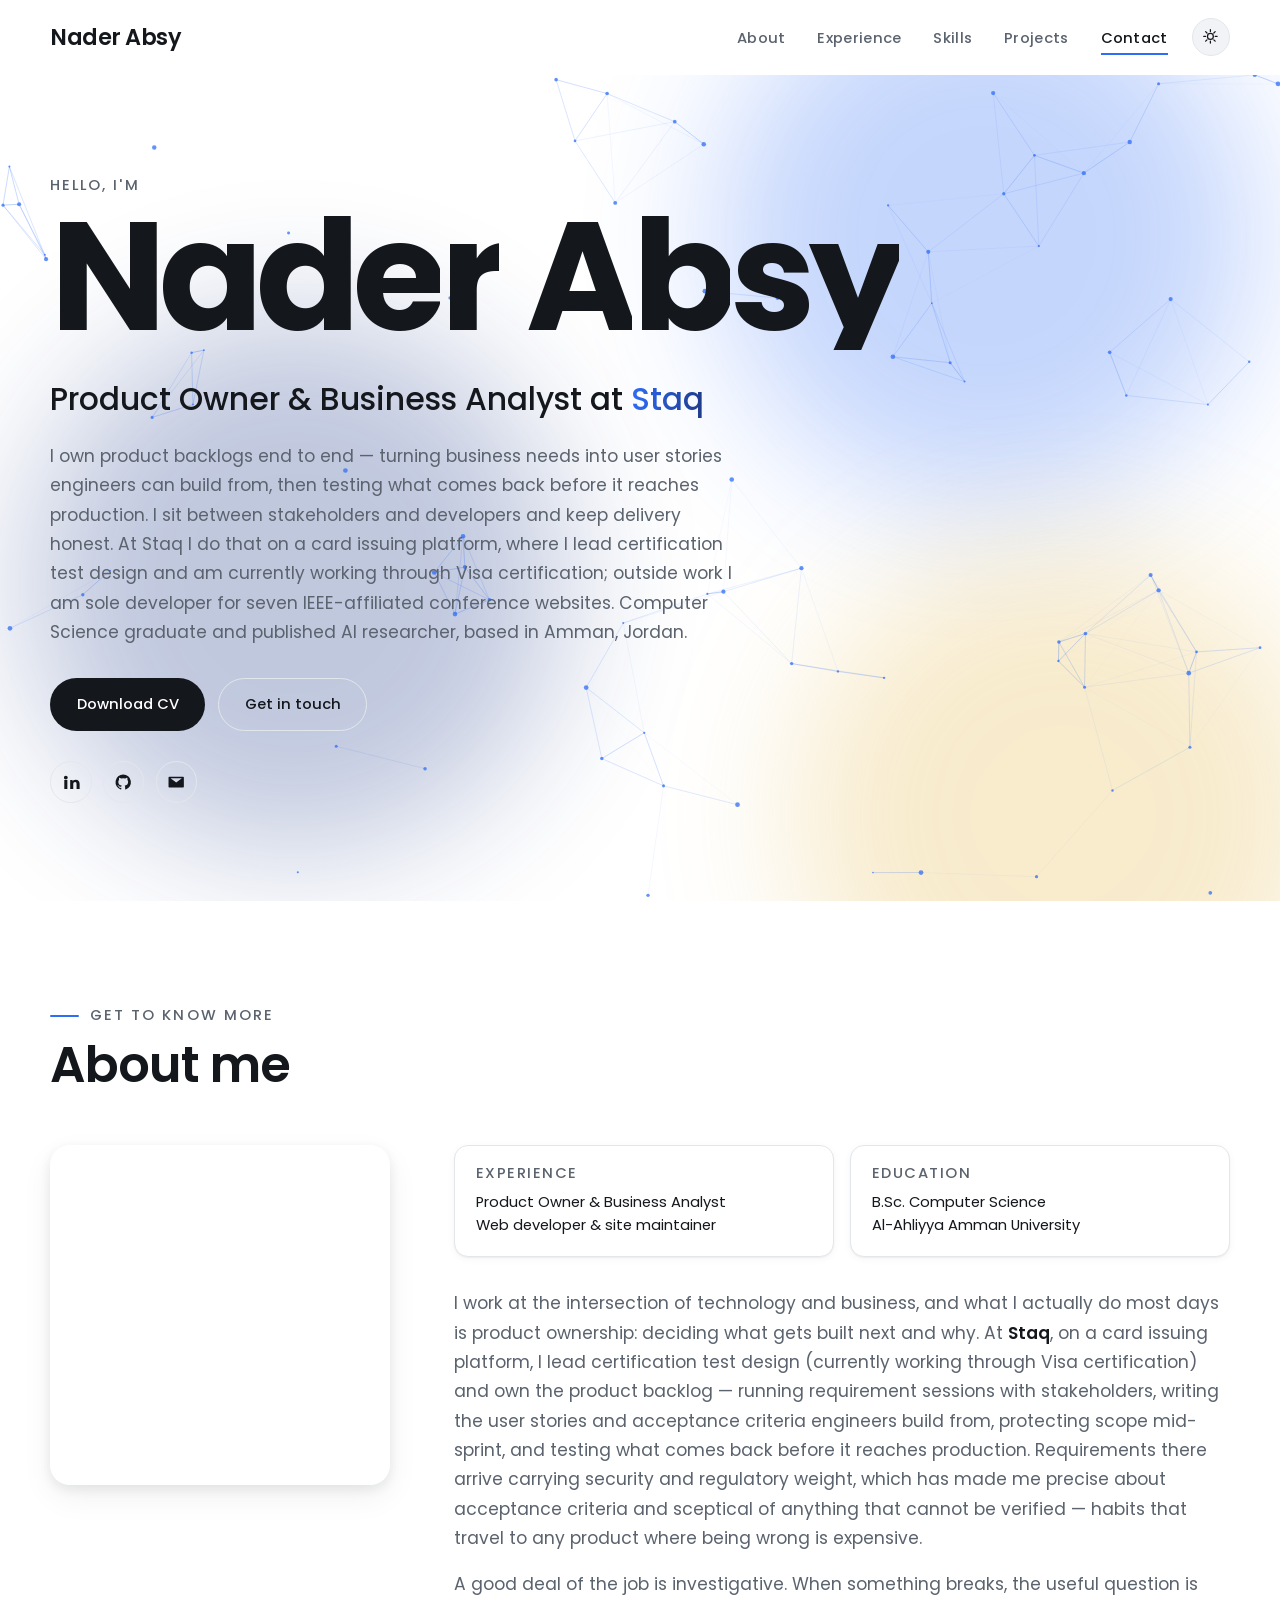
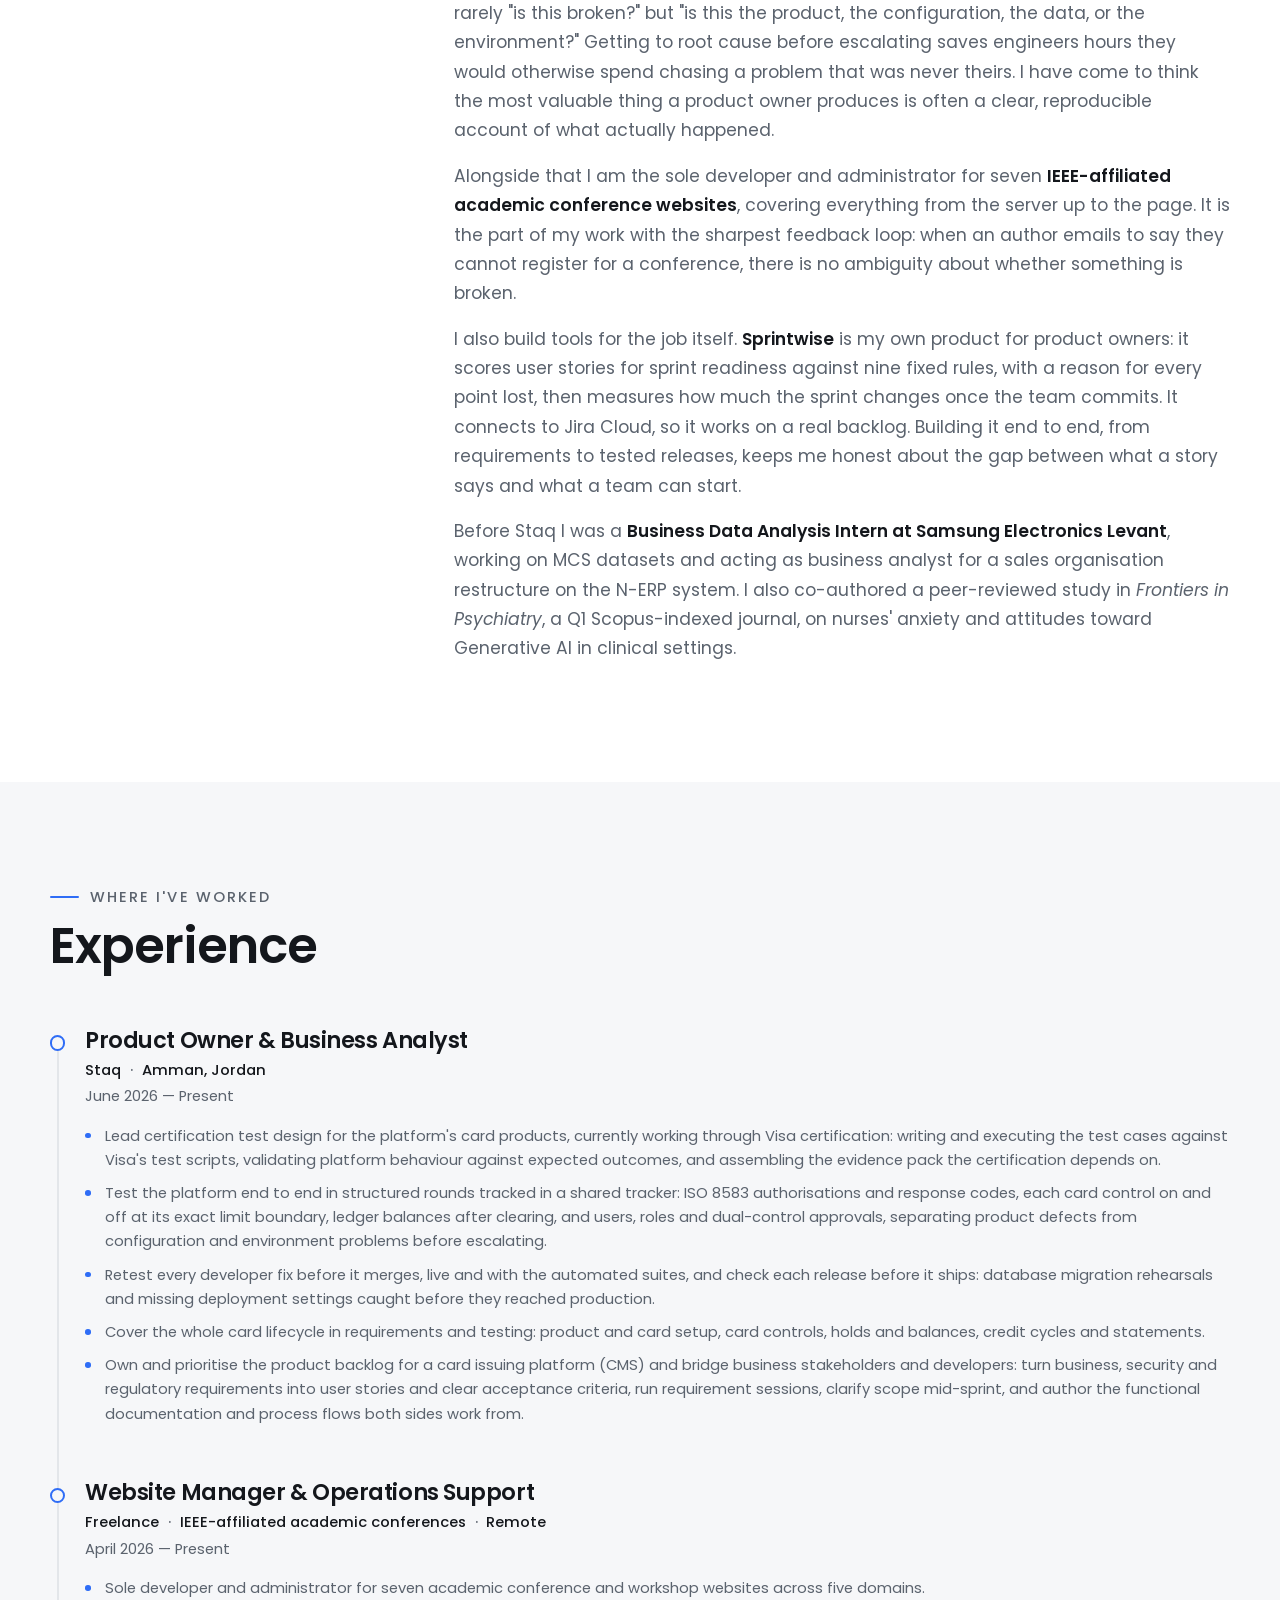
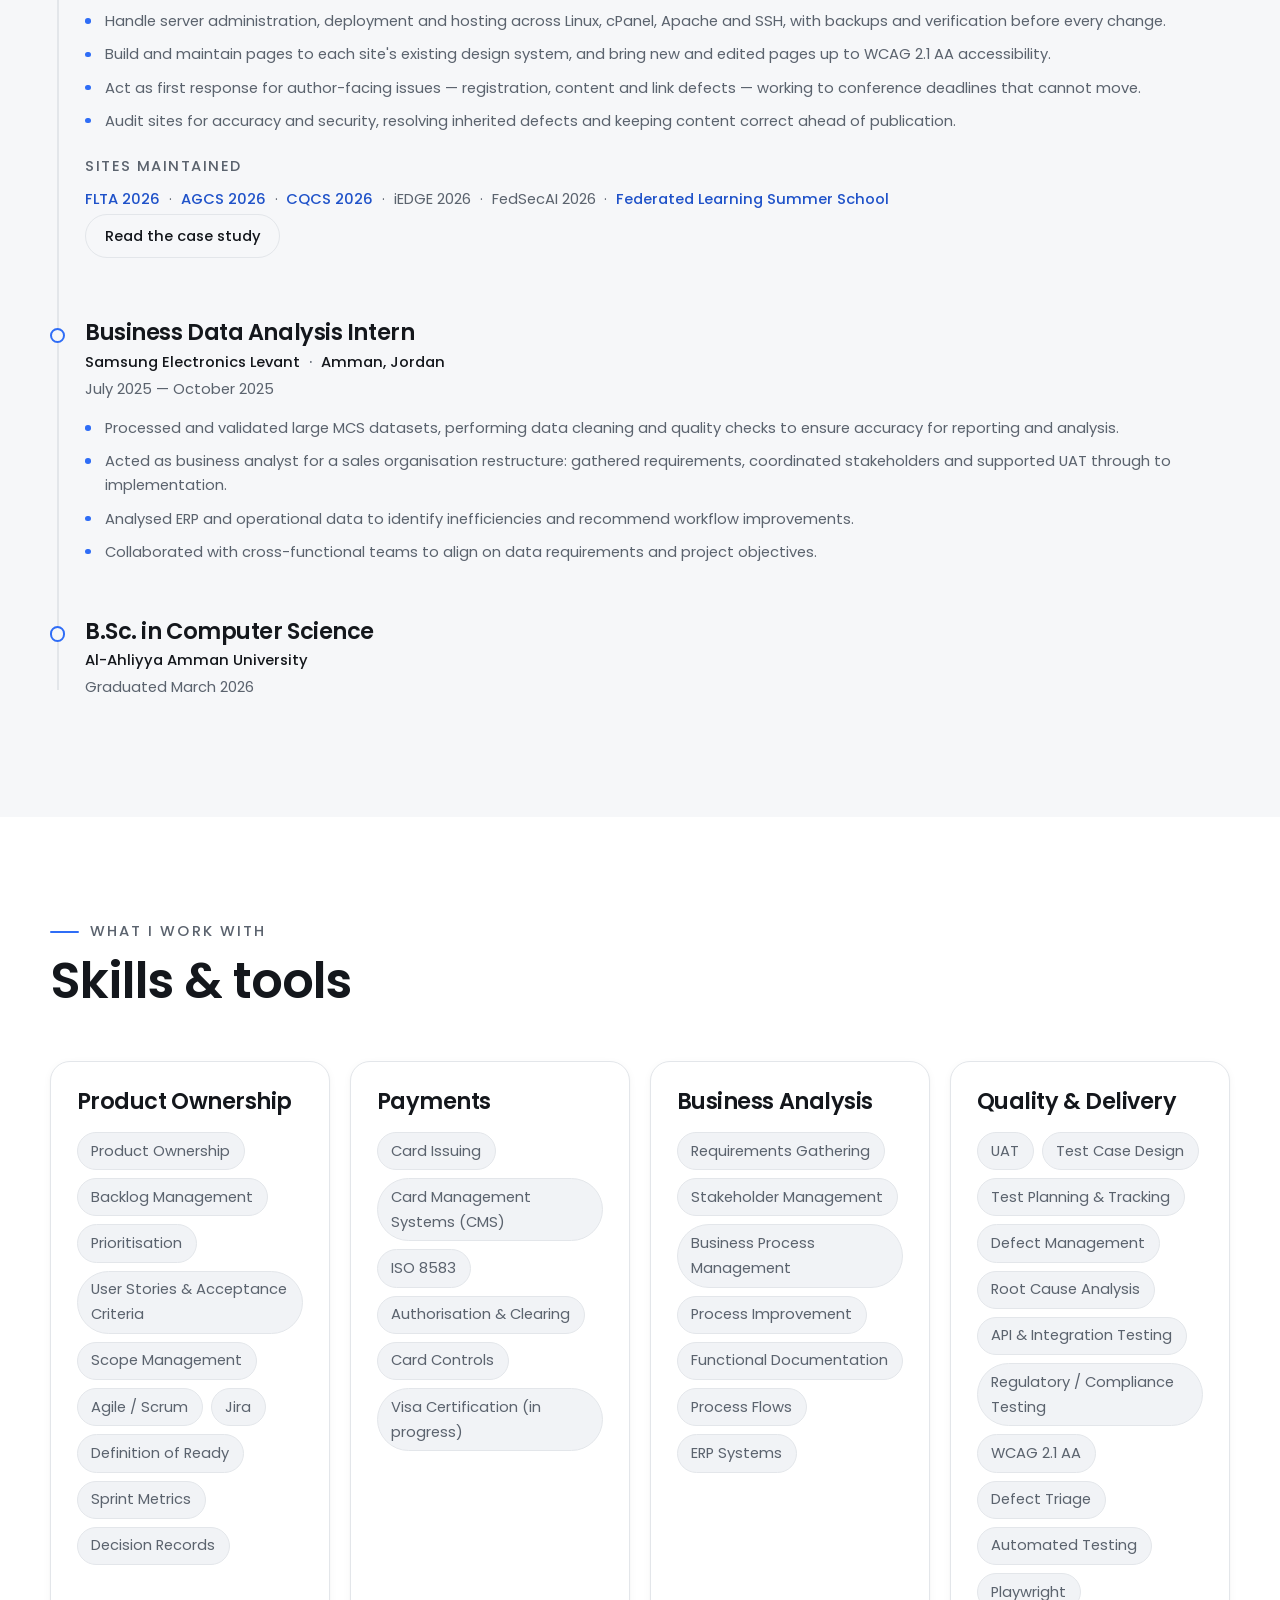
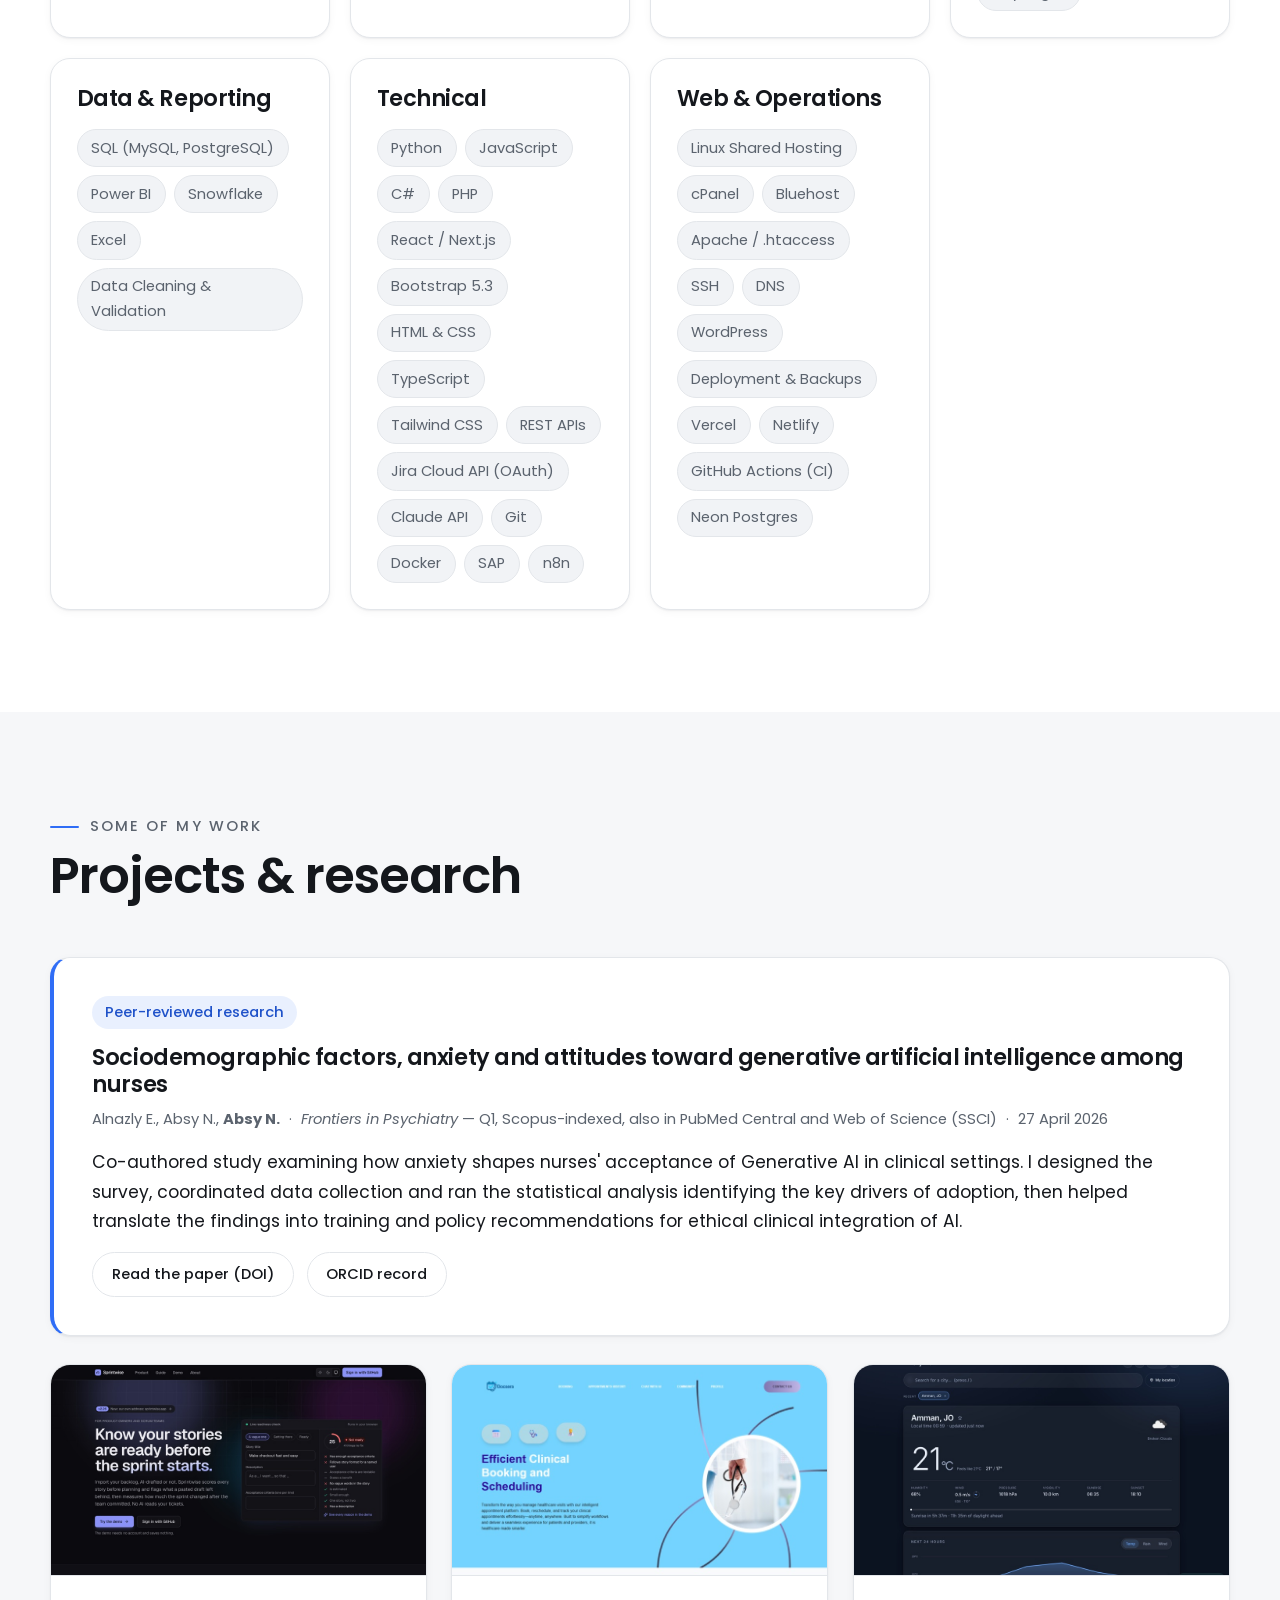
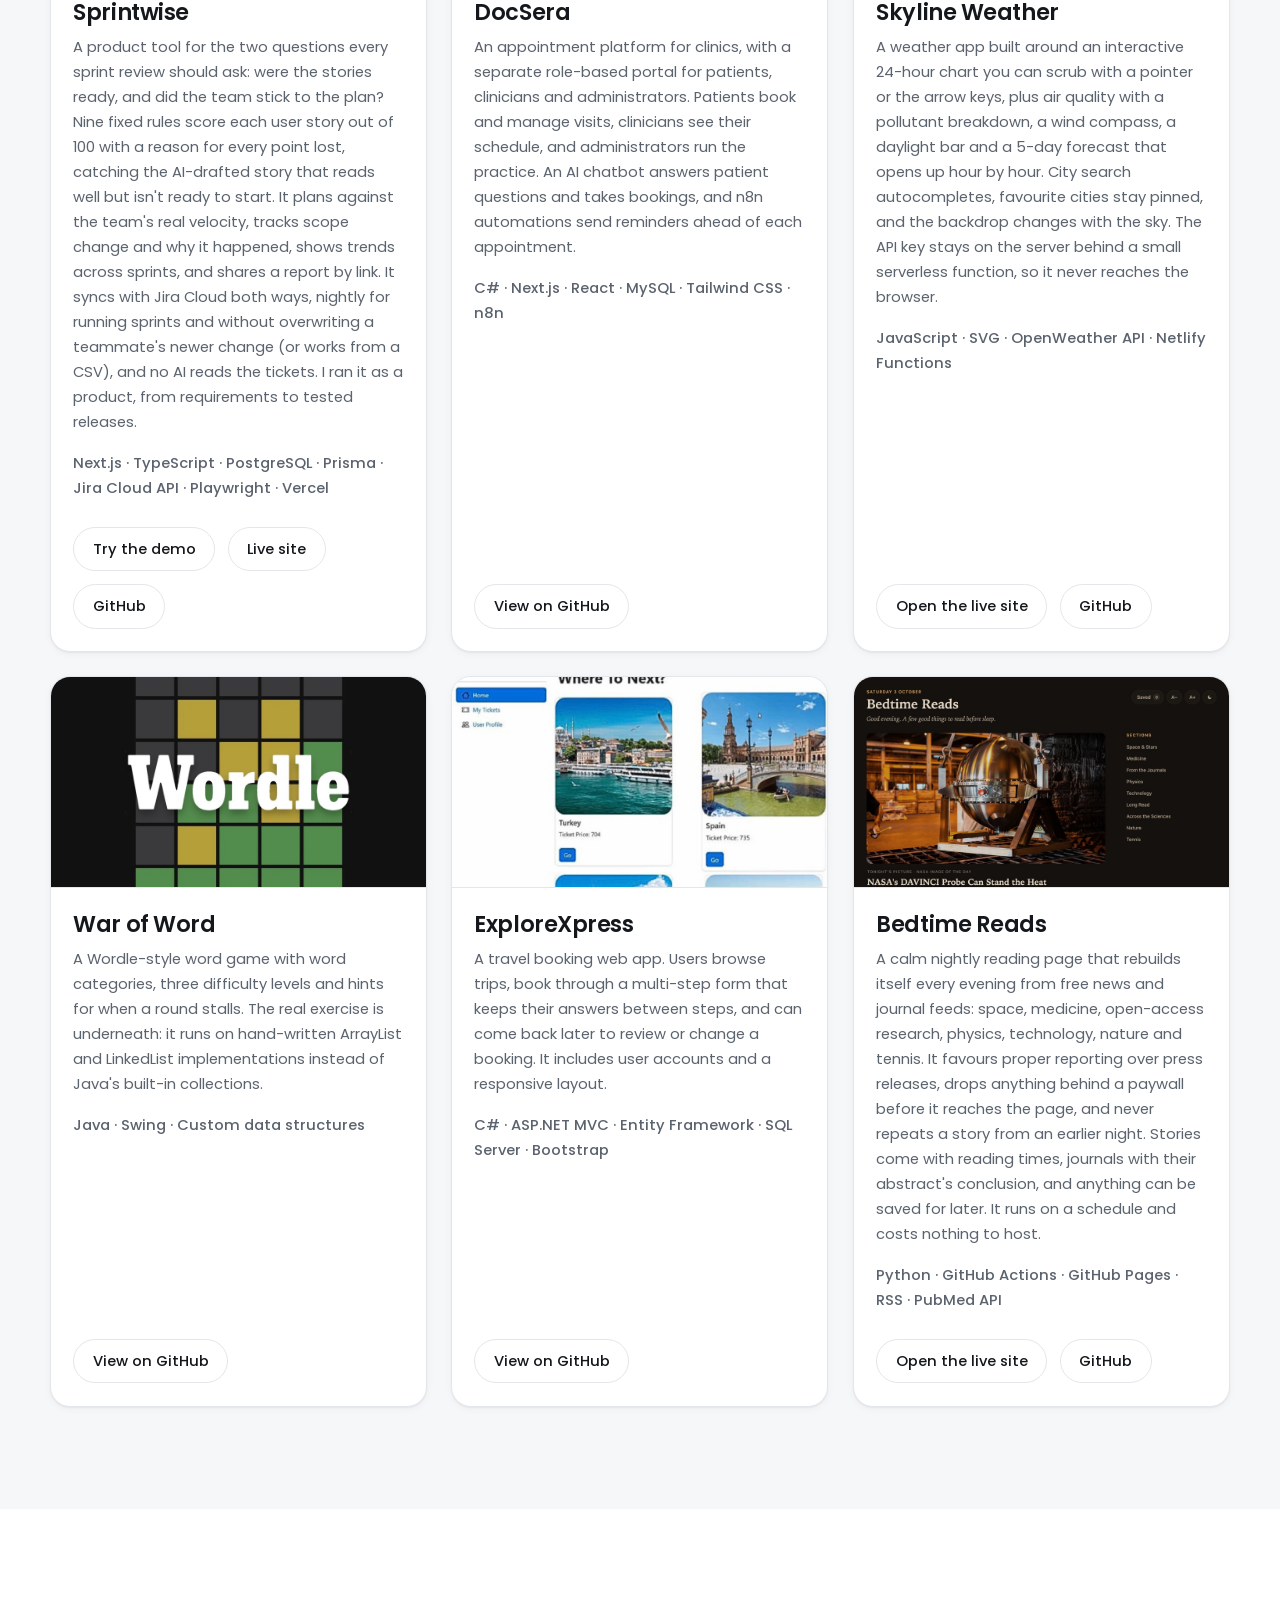
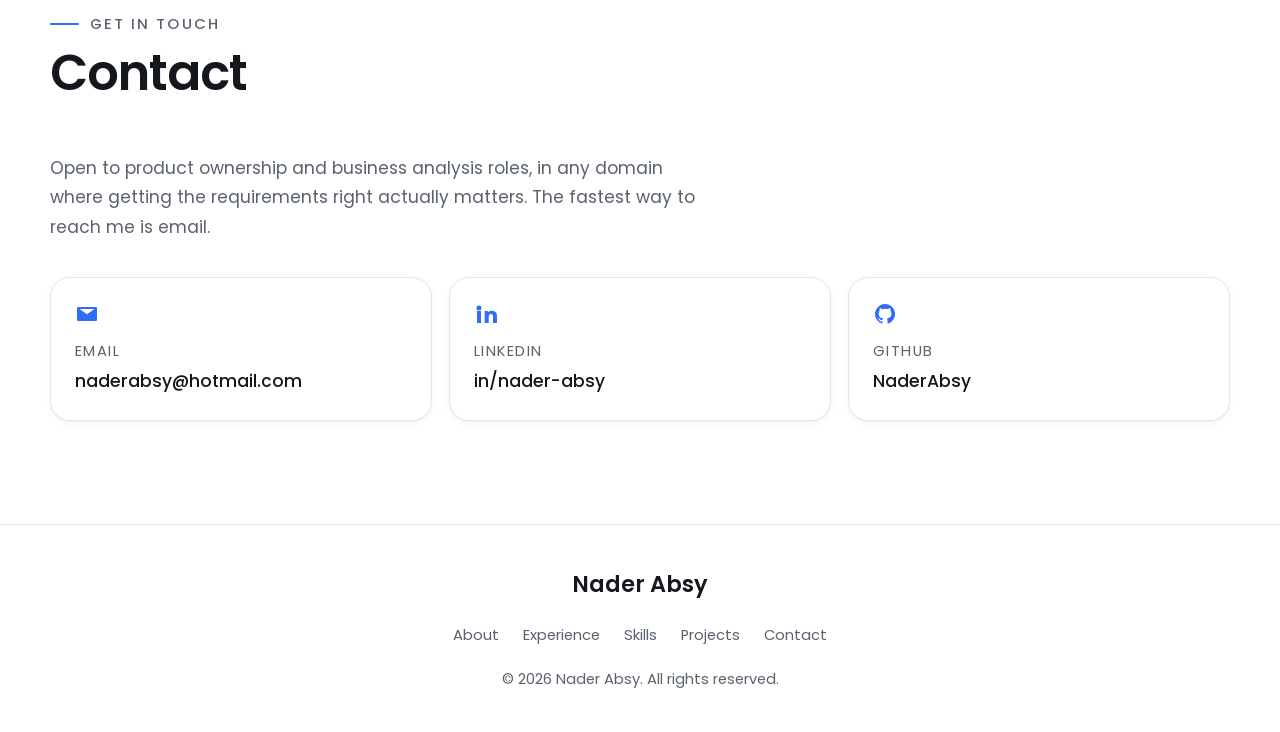
<file: index.html>
<!DOCTYPE html>
<html lang="en">
<head>
<meta charset="UTF-8">
<meta name="viewport" content="width=device-width, initial-scale=1">
<title>Nader Absy — Product Owner &amp; Business Analyst | Amman, Jordan</title>
<link rel="canonical" href="https://naderabsy.com/">

<meta name="description" content="Nader Absy is a Product Owner and Business Analyst in Amman, Jordan. He owns product backlogs end to end, and is sole developer and administrator for seven IEEE-affiliated academic conference websites. Computer Science graduate of Al-Ahliyya Amman University and published AI researcher.">
<meta name="author" content="Nader Absy">
<meta name="robots" content="index, follow, max-image-preview:large, max-snippet:-1">
<meta name="theme-color" content="#0f1115">

<meta property="og:type" content="profile">
<meta property="og:site_name" content="Nader Absy">
<meta property="og:locale" content="en_US">
<meta property="og:title" content="Nader Absy — Product Owner &amp; Business Analyst">
<meta property="og:description" content="Product Owner and Business Analyst in Amman, Jordan. Backlog ownership, requirements, UAT and delivery — turning business needs into shipped software. Published AI researcher.">
<meta property="og:image" content="https://naderabsy.com/assets/share-card.jpg">
<meta property="og:image:width" content="1200">
<meta property="og:image:height" content="630">
<meta property="og:image:alt" content="Nader Absy — Product Owner and Business Analyst">
<meta property="og:url" content="https://naderabsy.com/">
<meta property="profile:first_name" content="Nader">
<meta property="profile:last_name" content="Absy">

<meta name="twitter:card" content="summary_large_image">
<meta name="twitter:title" content="Nader Absy — Product Owner &amp; Business Analyst">
<meta name="twitter:description" content="Product Owner and Business Analyst in Amman, Jordan. Backlog ownership, requirements, UAT and delivery — turning business needs into shipped software. Published AI researcher.">
<meta name="twitter:image" content="https://naderabsy.com/assets/share-card.jpg">

<meta name="google-site-verification" content="v90b23Wm88yy4igXxg3gFSMAma3m1BCKbWNa9buZ_sE">

<link rel="icon" href="/favicon.ico" sizes="48x48">
<link rel="icon" href="/favicon.svg" type="image/svg+xml">
<link rel="apple-touch-icon" href="/assets/apple-touch-icon.png">

<link rel="preconnect" href="https://fonts.googleapis.com">
<link rel="preconnect" href="https://fonts.gstatic.com" crossorigin>
<link rel="stylesheet" href="https://fonts.googleapis.com/css2?family=Poppins:wght@300;400;500;600;700&display=swap">
<link rel="stylesheet" href="style.css">
<link rel="stylesheet" href="motion.css">

<script>
  (function () {
    try {
      var s = localStorage.getItem('theme');
      var d = window.matchMedia('(prefers-color-scheme: dark)').matches;
      document.documentElement.setAttribute('data-theme', s || (d ? 'dark' : 'light'));
      if (!window.matchMedia('(prefers-reduced-motion: reduce)').matches) {
        document.documentElement.setAttribute('data-motion', '');
      }
    } catch (e) {
      document.documentElement.setAttribute('data-theme', 'light');
    }
  })();
</script>

<script type="application/ld+json">
{
  "@context": "https://schema.org",
  "@graph": [
    {
      "@type": "Person",
      "@id": "https://naderabsy.com/#nader",
      "name": "Nader Absy",
      "givenName": "Nader",
      "familyName": "Absy",
      "identifier": {
        "@type": "PropertyValue",
        "propertyID": "ORCID",
        "value": "https://orcid.org/0009-0002-2648-8991"
      },
      "url": "https://naderabsy.com/",
      "image": "https://naderabsy.com/assets/icon-512.png",
      "email": "mailto:naderabsy@hotmail.com",
      "jobTitle": "Product Owner & Business Analyst",
      "nationality": "Palestinian",
      "address": {
        "@type": "PostalAddress",
        "addressLocality": "Amman",
        "addressCountry": "JO"
      },
      "worksFor": {
        "@type": "Organization",
        "name": "Staq",
        "url": "https://staq.io"
      },
      "alumniOf": {
        "@type": "CollegeOrUniversity",
        "name": "Al-Ahliyya Amman University",
        "url": "https://www.ammanu.edu.jo/"
      },
      "knowsAbout": [
        "Product Ownership",
        "Product Backlog Management",
        "Business Analysis",
        "Requirements Gathering",
        "User Stories and Acceptance Criteria",
        "Stakeholder Management",
        "Agile and Scrum",
        "User Acceptance Testing",
        "Business Process Management",
        "SQL and Data Analysis",
        "ERP Systems",
        "Payments and Card Products",
        "Web Development",
        "Web Accessibility (WCAG 2.1 AA)",
        "Server Administration",
        "IEEE Conference Publishing",
        "Artificial Intelligence Research"
      ],
      "sameAs": [
        "https://www.linkedin.com/in/nader-absy-592888279/",
        "https://github.com/NaderAbsy",
        "https://orcid.org/0009-0002-2648-8991",
        "https://doi.org/10.3389/fpsyt.2026.1779382"
      ]
    },
    {
      "@type": "ScholarlyArticle",
      "@id": "https://doi.org/10.3389/fpsyt.2026.1779382",
      "headline": "Sociodemographic factors, anxiety and attitudes toward generative artificial intelligence among nurses",
      "name": "Sociodemographic factors, anxiety and attitudes toward generative artificial intelligence among nurses",
      "author": [
        { "@type": "Person", "name": "Eman Alnazly" },
        { "@type": "Person", "name": "Nadine Absy" },
        { "@id": "https://naderabsy.com/#nader" }
      ],
      "datePublished": "2026-04-27",
      "isPartOf": { "@type": "Periodical", "name": "Frontiers in Psychiatry" },
      "identifier": "10.3389/fpsyt.2026.1779382",
      "url": "https://doi.org/10.3389/fpsyt.2026.1779382"
    },
    {
      "@type": "ProfilePage",
      "@id": "https://naderabsy.com/#page",
      "url": "https://naderabsy.com/",
      "name": "Nader Absy — Product Owner & Business Analyst",
      "mainEntity": { "@id": "https://naderabsy.com/#nader" },
      "inLanguage": "en"
    }
  ]
}
</script>

<script type="text/javascript">
(function(c,l,a,r,i,t,y){
    c[a]=c[a]||function(){(c[a].q=c[a].q||[]).push(arguments)};
    t=l.createElement(r);t.async=1;t.src="https://www.clarity.ms/tag/"+i;
    y=l.getElementsByTagName(r)[0];y.parentNode.insertBefore(t,y);
})(window, document, "clarity", "script", "scfa4l5lnq");
</script>
</head>

<body>
<a class="skip-link" href="#main">Skip to content</a>

<header class="site-header" id="site-header">
  <div class="wrap header-inner">
    <a class="logo" href="#top">Nader&nbsp;Absy</a>

    <nav class="primary-nav" aria-label="Primary">
      <ul>
        <li><a href="#about">About</a></li>
        <li><a href="#experience">Experience</a></li>
        <li><a href="#skills">Skills</a></li>
        <li><a href="#projects">Projects</a></li>
        <li><a href="#contact">Contact</a></li>
      </ul>
    </nav>

    <div class="header-actions">
      <button id="theme-toggle" class="icon-btn" type="button" aria-label="Switch to dark theme" aria-pressed="false">
        <svg class="ico-sun" viewBox="0 0 24 24" aria-hidden="true" focusable="false"><circle cx="12" cy="12" r="4.2"/><path d="M12 2.5v2.6M12 18.9v2.6M2.5 12h2.6M18.9 12h2.6M5.2 5.2l1.9 1.9M16.9 16.9l1.9 1.9M18.8 5.2l-1.9 1.9M7.1 16.9l-1.9 1.9"/></svg>
        <svg class="ico-moon" viewBox="0 0 24 24" aria-hidden="true" focusable="false"><path d="M20.5 14.2A8.5 8.5 0 1 1 9.8 3.5a7 7 0 0 0 10.7 10.7Z"/></svg>
      </button>

      <button id="nav-toggle" class="nav-toggle" type="button" aria-label="Open menu" aria-expanded="false" aria-controls="mobile-nav">
        <span></span><span></span><span></span>
      </button>
    </div>
  </div>

  <nav id="mobile-nav" class="mobile-nav" aria-label="Mobile" hidden>
    <ul>
      <li><a href="#about">About</a></li>
      <li><a href="#experience">Experience</a></li>
      <li><a href="#skills">Skills</a></li>
      <li><a href="#projects">Projects</a></li>
      <li><a href="#contact">Contact</a></li>
    </ul>
  </nav>
  <div class="scroll-progress" aria-hidden="true"></div>
</header>

<main id="main">

  <section id="top" class="hero">
    <div class="hero-aurora" aria-hidden="true"><span></span><span></span><span></span></div>
    <canvas class="hero-canvas" aria-hidden="true"></canvas>
    <div class="wrap hero-inner">
      <div class="hero-text reveal">
        <p class="eyebrow">Hello, I'm</p>
        <h1>Nader Absy</h1>
        <p class="hero-role">Product Owner &amp; Business Analyst at <span class="accent">Staq</span></p>
        <p class="hero-blurb">
          I own product backlogs end to end — turning business needs into user stories engineers can build
          from, then testing what comes back before it reaches production. I sit between stakeholders and
          developers and keep delivery honest. At Staq I do that on a card issuing platform, where I lead
          certification test design and am currently working through Visa certification; outside work I am
          sole developer for seven IEEE-affiliated conference websites.
          Computer Science graduate and published AI researcher, based in Amman, Jordan.
        </p>
        <div class="btn-row">
          <a class="btn btn-primary" href="./assets/resume.pdf" download>Download CV</a>
          <a class="btn btn-ghost" href="#contact">Get in touch</a>
        </div>
        <ul class="socials" aria-label="Social profiles">
          <li>
            <a href="https://www.linkedin.com/in/nader-absy-592888279/" rel="me noopener" target="_blank" aria-label="Nader Absy on LinkedIn">
              <svg viewBox="0 0 24 24" aria-hidden="true" focusable="false"><path d="M4.98 3.5a2.5 2.5 0 1 1 0 5 2.5 2.5 0 0 1 0-5ZM3 9h4v12H3V9Zm7 0h3.8v1.7h.05c.53-.95 1.83-1.95 3.77-1.95C21.6 8.75 23 11 23 14.4V21h-4v-5.9c0-1.4-.03-3.2-2-3.2-2 0-2.3 1.5-2.3 3.1V21h-4V9Z"/></svg>
            </a>
          </li>
          <li>
            <a href="https://github.com/NaderAbsy" rel="me noopener" target="_blank" aria-label="Nader Absy on GitHub">
              <svg viewBox="0 0 24 24" aria-hidden="true" focusable="false"><path d="M12 2a10 10 0 0 0-3.16 19.49c.5.09.68-.22.68-.48v-1.7c-2.78.6-3.37-1.34-3.37-1.34-.45-1.16-1.11-1.47-1.11-1.47-.91-.62.07-.6.07-.6 1 .07 1.53 1.03 1.53 1.03.9 1.53 2.36 1.09 2.94.83.09-.65.35-1.09.63-1.34-2.22-.25-4.55-1.11-4.55-4.94 0-1.09.39-1.98 1.03-2.68-.1-.25-.45-1.27.1-2.65 0 0 .84-.27 2.75 1.02a9.5 9.5 0 0 1 5 0c1.91-1.29 2.75-1.02 2.75-1.02.55 1.38.2 2.4.1 2.65.64.7 1.03 1.59 1.03 2.68 0 3.84-2.34 4.69-4.57 4.94.36.31.68.92.68 1.85v2.74c0 .27.18.58.69.48A10 10 0 0 0 12 2Z"/></svg>
            </a>
          </li>
          <li>
            <a href="mailto:naderabsy@hotmail.com" aria-label="Email Nader Absy">
              <svg viewBox="0 0 24 24" aria-hidden="true" focusable="false"><path d="M3 5h18a1 1 0 0 1 1 1v12a1 1 0 0 1-1 1H3a1 1 0 0 1-1-1V6a1 1 0 0 1 1-1Zm1.6 2L12 12.3 19.4 7H4.6Z"/></svg>
            </a>
          </li>
        </ul>
      </div>
    </div>
  </section>

  <section id="about" class="section">
    <div class="wrap">
      <p class="eyebrow reveal">Get to know more</p>
      <h2 class="section-title reveal">About me</h2>

      <div class="about-grid">
        <div class="about-photo reveal">
          <img src="./assets/about.jpg" width="900" height="900" loading="lazy" decoding="async"
               alt="Nader Absy">
        </div>

        <div class="about-body reveal">
          <div class="fact-cards">
            <div class="fact-card">
              <h3>Experience</h3>
              <p>Product Owner &amp; Business Analyst<br>Web developer &amp; site maintainer</p>
            </div>
            <div class="fact-card">
              <h3>Education</h3>
              <p>B.Sc. Computer Science<br>Al-Ahliyya Amman University</p>
            </div>
          </div>

          <p>
            I work at the intersection of technology and business, and what I actually do most days is
            product ownership: deciding what gets built next and why. At <strong>Staq</strong>, on a card issuing platform,
            I lead certification test design (currently working through Visa certification) and own the
            product backlog — running requirement sessions with stakeholders, writing the user stories and
            acceptance criteria engineers build from, protecting scope mid-sprint, and testing what comes
            back before it reaches production. Requirements there arrive carrying security and regulatory
            weight, which has made me precise about acceptance criteria and sceptical of anything that
            cannot be verified — habits that travel to any product where being wrong is expensive.
          </p>
          <p>
            A good deal of the job is investigative. When something breaks, the useful question is rarely
            "is this broken?" but "is this the product, the configuration, the data, or the environment?"
            Getting to root cause before escalating saves engineers hours they would otherwise spend
            chasing a problem that was never theirs. I have come to think the most valuable thing a product
            owner produces is often a clear, reproducible account of what actually happened.
          </p>
          <p>
            Alongside that I am the sole developer and administrator for seven
            <strong>IEEE-affiliated academic conference websites</strong>, covering everything from the server
            up to the page. It is the part of my work with the sharpest feedback loop: when an author emails
            to say they cannot register for a conference, there is no ambiguity about whether something is
            broken.
          </p>
          <p>
            I also build tools for the job itself. <strong>Sprintwise</strong> is my own product for product
            owners: it scores user stories for sprint readiness against nine fixed rules, with a reason for
            every point lost, then measures how much the sprint changes once the team commits. It connects to
            Jira Cloud, so it works on a real backlog. Building it end to end, from requirements to tested
            releases, keeps me honest about the gap between what a story says and what a team can start.
          </p>

          <p>
            Before Staq I was a <strong>Business Data Analysis Intern at Samsung Electronics Levant</strong>,
            working on MCS datasets and acting as business analyst for a sales organisation restructure on
            the N-ERP system. I also co-authored a peer-reviewed study in
            <em>Frontiers in Psychiatry</em>, a Q1 Scopus-indexed journal, on nurses' anxiety and attitudes
            toward Generative AI in clinical settings.
          </p>
        </div>
      </div>
    </div>
  </section>

  <section id="experience" class="section section-alt">
    <div class="wrap">
      <p class="eyebrow reveal">Where I've worked</p>
      <h2 class="section-title reveal">Experience</h2>

      <ol class="timeline">
        <li class="timeline-item reveal">
          <div class="timeline-head">
            <h3>Product Owner &amp; Business Analyst</h3>
            <p class="org">Staq <span class="sep">·</span> Amman, Jordan</p>
            <p class="period"><time datetime="2026-06">June 2026</time> — Present</p>
          </div>
          <ul class="bullets">
            <li>Lead certification test design for the platform's card products, currently working through Visa certification: writing and executing the test cases against Visa's test scripts, validating platform behaviour against expected outcomes, and assembling the evidence pack the certification depends on.</li>
            <li>Test the platform end to end in structured rounds tracked in a shared tracker: ISO 8583 authorisations and response codes, each card control on and off at its exact limit boundary, ledger balances after clearing, and users, roles and dual-control approvals, separating product defects from configuration and environment problems before escalating.</li>
            <li>Retest every developer fix before it merges, live and with the automated suites, and check each release before it ships: database migration rehearsals and missing deployment settings caught before they reached production.</li>
            <li>Cover the whole card lifecycle in requirements and testing: product and card setup, card controls, holds and balances, credit cycles and statements.</li>
            <li>Own and prioritise the product backlog for a card issuing platform (CMS) and bridge business stakeholders and developers: turn business, security and regulatory requirements into user stories and clear acceptance criteria, run requirement sessions, clarify scope mid-sprint, and author the functional documentation and process flows both sides work from.</li>
          </ul>
        </li>

        <li class="timeline-item reveal">
          <div class="timeline-head">
            <h3>Website Manager &amp; Operations Support</h3>
            <p class="org">Freelance <span class="sep">·</span> IEEE-affiliated academic conferences <span class="sep">·</span> Remote</p>
            <p class="period"><time datetime="2026-04">April 2026</time> — Present</p>
          </div>
          <ul class="bullets">
            <li>Sole developer and administrator for seven academic conference and workshop websites across five domains.</li>
            <li>Handle server administration, deployment and hosting across Linux, cPanel, Apache and SSH, with backups and verification before every change.</li>
            <li>Build and maintain pages to each site's existing design system, and bring new and edited pages up to WCAG 2.1 AA accessibility.</li>
            <li>Act as first response for author-facing issues — registration, content and link defects — working to conference deadlines that cannot move.</li>
            <li>Audit sites for accuracy and security, resolving inherited defects and keeping content correct ahead of publication.</li>
          </ul>
          <p class="portfolio-label">Sites maintained</p>
          <p class="portfolio-inline">
            <a href="https://flta-conference.org" rel="noopener" target="_blank">FLTA 2026</a> <span class="sep">·</span>
            <a href="https://agcs-conference.tech" rel="noopener" target="_blank">AGCS 2026</a> <span class="sep">·</span>
            <a href="https://cqcs-conference.net" rel="noopener" target="_blank">CQCS 2026</a> <span class="sep">·</span>
            iEDGE 2026 <span class="sep">·</span> FedSecAI 2026 <span class="sep">·</span>
            <a href="https://school.flta-conference.org" rel="noopener" target="_blank">Federated Learning Summer School</a>
          </p>
          <p class="btn-row">
            <a class="btn btn-small btn-ghost" href="./work/conference-platforms.html">Read the case study</a>
          </p>
        </li>

        <li class="timeline-item reveal">
          <div class="timeline-head">
            <h3>Business Data Analysis Intern</h3>
            <p class="org">Samsung Electronics Levant <span class="sep">·</span> Amman, Jordan</p>
            <p class="period"><time datetime="2025-07">July 2025</time> — <time datetime="2025-10">October 2025</time></p>
          </div>
          <ul class="bullets">
            <li>Processed and validated large MCS datasets, performing data cleaning and quality checks to ensure accuracy for reporting and analysis.</li>
            <li>Acted as business analyst for a sales organisation restructure: gathered requirements, coordinated stakeholders and supported UAT through to implementation.</li>
            <li>Analysed ERP and operational data to identify inefficiencies and recommend workflow improvements.</li>
            <li>Collaborated with cross-functional teams to align on data requirements and project objectives.</li>
          </ul>
        </li>

        <li class="timeline-item reveal">
          <div class="timeline-head">
            <h3>B.Sc. in Computer Science</h3>
            <p class="org">Al-Ahliyya Amman University</p>
            <p class="period">Graduated <time datetime="2026-03">March 2026</time></p>
          </div>
        </li>
      </ol>
    </div>
  </section>

  <section id="skills" class="section">
    <div class="wrap">
      <p class="eyebrow reveal">What I work with</p>
      <h2 class="section-title reveal">Skills &amp; tools</h2>

      <div class="skills-grid">
        <div class="skill-card reveal">
          <h3>Product Ownership</h3>
          <ul class="tags">
            <li>Product Ownership</li><li>Backlog Management</li><li>Prioritisation</li>
            <li>User Stories &amp; Acceptance Criteria</li><li>Scope Management</li>
            <li>Agile / Scrum</li><li>Jira</li>
            <li>Definition of Ready</li><li>Sprint Metrics</li><li>Decision Records</li>
          </ul>
        </div>
        <div class="skill-card reveal">
          <h3>Payments</h3>
          <ul class="tags">
            <li>Card Issuing</li><li>Card Management Systems (CMS)</li><li>ISO 8583</li>
            <li>Authorisation &amp; Clearing</li><li>Card Controls</li><li>Visa Certification (in progress)</li>
          </ul>
        </div>
        <div class="skill-card reveal">
          <h3>Business Analysis</h3>
          <ul class="tags">
            <li>Requirements Gathering</li><li>Stakeholder Management</li>
            <li>Business Process Management</li><li>Process Improvement</li>
            <li>Functional Documentation</li><li>Process Flows</li><li>ERP Systems</li>
          </ul>
        </div>
        <div class="skill-card reveal">
          <h3>Quality &amp; Delivery</h3>
          <ul class="tags">
            <li>UAT</li><li>Test Case Design</li><li>Test Planning &amp; Tracking</li>
            <li>Defect Management</li><li>Root Cause Analysis</li>
            <li>API &amp; Integration Testing</li><li>Regulatory / Compliance Testing</li>
            <li>WCAG 2.1 AA</li><li>Defect Triage</li>
            <li>Automated Testing</li><li>Playwright</li>
          </ul>
        </div>
        <div class="skill-card reveal">
          <h3>Data &amp; Reporting</h3>
          <ul class="tags">
            <li>SQL (MySQL, PostgreSQL)</li><li>Power BI</li><li>Snowflake</li>
            <li>Excel</li><li>Data Cleaning &amp; Validation</li>
          </ul>
        </div>
        <div class="skill-card reveal">
          <h3>Technical</h3>
          <ul class="tags">
            <li>Python</li><li>JavaScript</li><li>C#</li><li>PHP</li>
            <li>React / Next.js</li><li>Bootstrap 5.3</li><li>HTML &amp; CSS</li>
            <li>TypeScript</li><li>Tailwind CSS</li>
            <li>REST APIs</li><li>Jira Cloud API (OAuth)</li><li>Claude API</li>
            <li>Git</li><li>Docker</li><li>SAP</li><li>n8n</li>
          </ul>
        </div>
        <div class="skill-card reveal">
          <h3>Web &amp; Operations</h3>
          <ul class="tags">
            <li>Linux Shared Hosting</li><li>cPanel</li><li>Bluehost</li>
            <li>Apache / .htaccess</li><li>SSH</li><li>DNS</li>
            <li>WordPress</li><li>Deployment &amp; Backups</li>
            <li>Vercel</li><li>Netlify</li><li>GitHub Actions (CI)</li><li>Neon Postgres</li>
          </ul>
        </div>
      </div>
    </div>
  </section>

  <section id="projects" class="section section-alt">
    <div class="wrap">
      <p class="eyebrow reveal">Some of my work</p>
      <h2 class="section-title reveal">Projects &amp; research</h2>

      <article class="feature-card reveal">
        <div class="feature-body">
          <p class="feature-tag">Peer-reviewed research</p>
          <h3>Sociodemographic factors, anxiety and attitudes toward generative artificial intelligence among nurses</h3>
          <p class="feature-meta">
            Alnazly&nbsp;E., Absy&nbsp;N., <strong>Absy&nbsp;N.</strong> <span class="sep">·</span>
            <em>Frontiers in Psychiatry</em> — Q1, Scopus-indexed, also in PubMed Central and Web of Science (SSCI)
            <span class="sep">·</span> <time datetime="2026-04-27">27 April 2026</time>
          </p>
          <p>
            Co-authored study examining how anxiety shapes nurses' acceptance of Generative AI in clinical
            settings. I designed the survey, coordinated data collection and ran the statistical analysis
            identifying the key drivers of adoption, then helped translate the findings into training and
            policy recommendations for ethical clinical integration of AI.
          </p>
          <div class="btn-row">
            <a class="btn btn-small" href="https://doi.org/10.3389/fpsyt.2026.1779382" rel="noopener" target="_blank">Read the paper (DOI)</a>
            <a class="btn btn-small btn-ghost" href="https://orcid.org/0009-0002-2648-8991" rel="me noopener" target="_blank">ORCID record</a>
          </div>
        </div>
      </article>

      <div class="project-grid">
        <article class="project-card reveal">
          <img src="./assets/sprintwise-2026-10.jpg" width="960" height="540" loading="lazy" decoding="async"
               alt="Sprintwise home page: know your stories are ready before the sprint starts, with a live readiness check scoring a story 25 out of 100">
          <div class="project-body">
            <h3>Sprintwise</h3>
            <p>A product tool for the two questions every sprint review should ask: were the stories ready, and did the team stick to the plan? Nine fixed rules score each user story out of 100 with a reason for every point lost, catching the AI-drafted story that reads well but isn't ready to start. It plans against the team's real velocity, tracks scope change and why it happened, shows trends across sprints, and shares a report by link. It syncs with Jira Cloud both ways, nightly for running sprints and without overwriting a teammate's newer change (or works from a CSV), and no AI reads the tickets. I ran it as a product, from requirements to tested releases.</p>
            <p class="stack">Next.js · TypeScript · PostgreSQL · Prisma · Jira Cloud API · Playwright · Vercel</p>
            <div class="btn-row">
              <a class="btn btn-small" href="https://sprintwise.app/demo" rel="noopener" target="_blank">Try the demo</a>
              <a class="btn btn-small btn-ghost" href="https://sprintwise.app" rel="noopener" target="_blank">Live site</a>
              <a class="btn btn-small btn-ghost" href="https://github.com/NaderAbsy/sprintwise" rel="noopener" target="_blank">GitHub</a>
            </div>
          </div>
        </article>

        <article class="project-card reveal">
          <img src="./assets/docsera.jpg" width="960" height="434" loading="lazy" decoding="async"
               alt="DocSera appointment management platform interface">
          <div class="project-body">
            <h3>DocSera</h3>
            <p>An appointment platform for clinics, with a separate role-based portal for patients, clinicians and administrators. Patients book and manage visits, clinicians see their schedule, and administrators run the practice. An AI chatbot answers patient questions and takes bookings, and n8n automations send reminders ahead of each appointment.</p>
            <p class="stack">C# · Next.js · React · MySQL · Tailwind CSS · n8n</p>
            <div class="btn-row">
              <a class="btn btn-small" href="https://github.com/NaderAbsy/DocSera" rel="noopener" target="_blank">View on GitHub</a>
            </div>
          </div>
        </article>

        <article class="project-card reveal">
          <img src="./assets/skyline-weather.jpg" width="960" height="540" loading="lazy" decoding="async"
               alt="Skyline Weather showing the current weather in Amman, with a wind compass and the daylight bar">
          <div class="project-body">
            <h3>Skyline Weather</h3>
            <p>A weather app built around an interactive 24-hour chart you can scrub with a pointer or the arrow keys, plus air quality with a pollutant breakdown, a wind compass, a daylight bar and a 5-day forecast that opens up hour by hour. City search autocompletes, favourite cities stay pinned, and the backdrop changes with the sky. The API key stays on the server behind a small serverless function, so it never reaches the browser.</p>
            <p class="stack">JavaScript · SVG · OpenWeather API · Netlify Functions</p>
            <div class="btn-row">
              <a class="btn btn-small" href="https://naderabsy-weather.netlify.app" rel="noopener" target="_blank">Open the live site</a>
              <a class="btn btn-small btn-ghost" href="https://github.com/NaderAbsy/Web-Weather-App" rel="noopener" target="_blank">GitHub</a>
            </div>
          </div>
        </article>

        <article class="project-card reveal">
          <img src="./assets/warofword.jpg" width="900" height="506" loading="lazy" decoding="async"
               alt="War of Word game screenshot">
          <div class="project-body">
            <h3>War of Word</h3>
            <p>A Wordle-style word game with word categories, three difficulty levels and hints for when a round stalls. The real exercise is underneath: it runs on hand-written ArrayList and LinkedList implementations instead of Java's built-in collections.</p>
            <p class="stack">Java · Swing · Custom data structures</p>
            <div class="btn-row">
              <a class="btn btn-small" href="https://github.com/NaderAbsy/War-of-Word" rel="noopener" target="_blank">View on GitHub</a>
            </div>
          </div>
        </article>

        <article class="project-card reveal">
          <img src="./assets/explorexpress.jpg" width="900" height="506" loading="lazy" decoding="async"
               alt="ExploreXpress travel application screenshot">
          <div class="project-body">
            <h3>ExploreXpress</h3>
            <p>A travel booking web app. Users browse trips, book through a multi-step form that keeps their answers between steps, and can come back later to review or change a booking. It includes user accounts and a responsive layout.</p>
            <p class="stack">C# · ASP.NET MVC · Entity Framework · SQL Server · Bootstrap</p>
            <div class="btn-row">
              <a class="btn btn-small" href="https://github.com/NaderAbsy/ExploreXpress" rel="noopener" target="_blank">View on GitHub</a>
            </div>
          </div>
        </article>

        <article class="project-card reveal">
          <img src="./assets/bedtime-reads.jpg" width="960" height="540" loading="lazy" decoding="async"
               alt="Bedtime Reads, a dark reading page with tonight's NASA picture and a list of sections">
          <div class="project-body">
            <h3>Bedtime Reads</h3>
            <p>A calm nightly reading page that rebuilds itself every evening from free news and journal feeds: space, medicine, open-access research, physics, technology, nature and tennis. It favours proper reporting over press releases, drops anything behind a paywall before it reaches the page, and never repeats a story from an earlier night. Stories come with reading times, journals with their abstract's conclusion, and anything can be saved for later. It runs on a schedule and costs nothing to host.</p>
            <p class="stack">Python · GitHub Actions · GitHub Pages · RSS · PubMed API</p>
            <div class="btn-row">
              <a class="btn btn-small" href="https://naderabsy.github.io/bedtime-reads/" rel="noopener" target="_blank">Open the live site</a>
              <a class="btn btn-small btn-ghost" href="https://github.com/NaderAbsy/bedtime-reads" rel="noopener" target="_blank">GitHub</a>
            </div>
          </div>
        </article>
      </div>
    </div>
  </section>

  <section id="contact" class="section">
    <div class="wrap">
      <p class="eyebrow reveal">Get in touch</p>
      <h2 class="section-title reveal">Contact</h2>
      <p class="contact-lead reveal">
        Open to product ownership and business analysis roles, in any domain where getting the
        requirements right actually matters. The fastest way to reach me is email.
      </p>

      <div class="contact-cards reveal">
        <a class="contact-card" href="mailto:naderabsy@hotmail.com">
          <svg viewBox="0 0 24 24" aria-hidden="true" focusable="false"><path d="M3 5h18a1 1 0 0 1 1 1v12a1 1 0 0 1-1 1H3a1 1 0 0 1-1-1V6a1 1 0 0 1 1-1Zm1.6 2L12 12.3 19.4 7H4.6Z"/></svg>
          <span class="contact-label">Email</span>
          <span class="contact-value">naderabsy@hotmail.com</span>
        </a>
        <a class="contact-card" href="https://www.linkedin.com/in/nader-absy-592888279/" rel="me noopener" target="_blank">
          <svg viewBox="0 0 24 24" aria-hidden="true" focusable="false"><path d="M4.98 3.5a2.5 2.5 0 1 1 0 5 2.5 2.5 0 0 1 0-5ZM3 9h4v12H3V9Zm7 0h3.8v1.7h.05c.53-.95 1.83-1.95 3.77-1.95C21.6 8.75 23 11 23 14.4V21h-4v-5.9c0-1.4-.03-3.2-2-3.2-2 0-2.3 1.5-2.3 3.1V21h-4V9Z"/></svg>
          <span class="contact-label">LinkedIn</span>
          <span class="contact-value">in/nader-absy</span>
        </a>
        <a class="contact-card" href="https://github.com/NaderAbsy" rel="me noopener" target="_blank">
          <svg viewBox="0 0 24 24" aria-hidden="true" focusable="false"><path d="M12 2a10 10 0 0 0-3.16 19.49c.5.09.68-.22.68-.48v-1.7c-2.78.6-3.37-1.34-3.37-1.34-.45-1.16-1.11-1.47-1.11-1.47-.91-.62.07-.6.07-.6 1 .07 1.53 1.03 1.53 1.03.9 1.53 2.36 1.09 2.94.83.09-.65.35-1.09.63-1.34-2.22-.25-4.55-1.11-4.55-4.94 0-1.09.39-1.98 1.03-2.68-.1-.25-.45-1.27.1-2.65 0 0 .84-.27 2.75 1.02a9.5 9.5 0 0 1 5 0c1.91-1.29 2.75-1.02 2.75-1.02.55 1.38.2 2.4.1 2.65.64.7 1.03 1.59 1.03 2.68 0 3.84-2.34 4.69-4.57 4.94.36.31.68.92.68 1.85v2.74c0 .27.18.58.69.48A10 10 0 0 0 12 2Z"/></svg>
          <span class="contact-label">GitHub</span>
          <span class="contact-value">NaderAbsy</span>
        </a>
      </div>
    </div>
  </section>

</main>

<footer class="site-footer">
  <div class="wrap footer-inner">
    <p class="footer-name">Nader Absy</p>
    <nav aria-label="Footer">
      <ul>
        <li><a href="#about">About</a></li>
        <li><a href="#experience">Experience</a></li>
        <li><a href="#skills">Skills</a></li>
        <li><a href="#projects">Projects</a></li>
        <li><a href="#contact">Contact</a></li>
      </ul>
    </nav>
    <p class="copyright">&copy; <span id="year">2026</span> Nader Absy. All rights reserved.</p>
  </div>
</footer>

<script src="motion.js" defer></script>
<script src="script.js" defer></script>
</body>
</html>
</file>
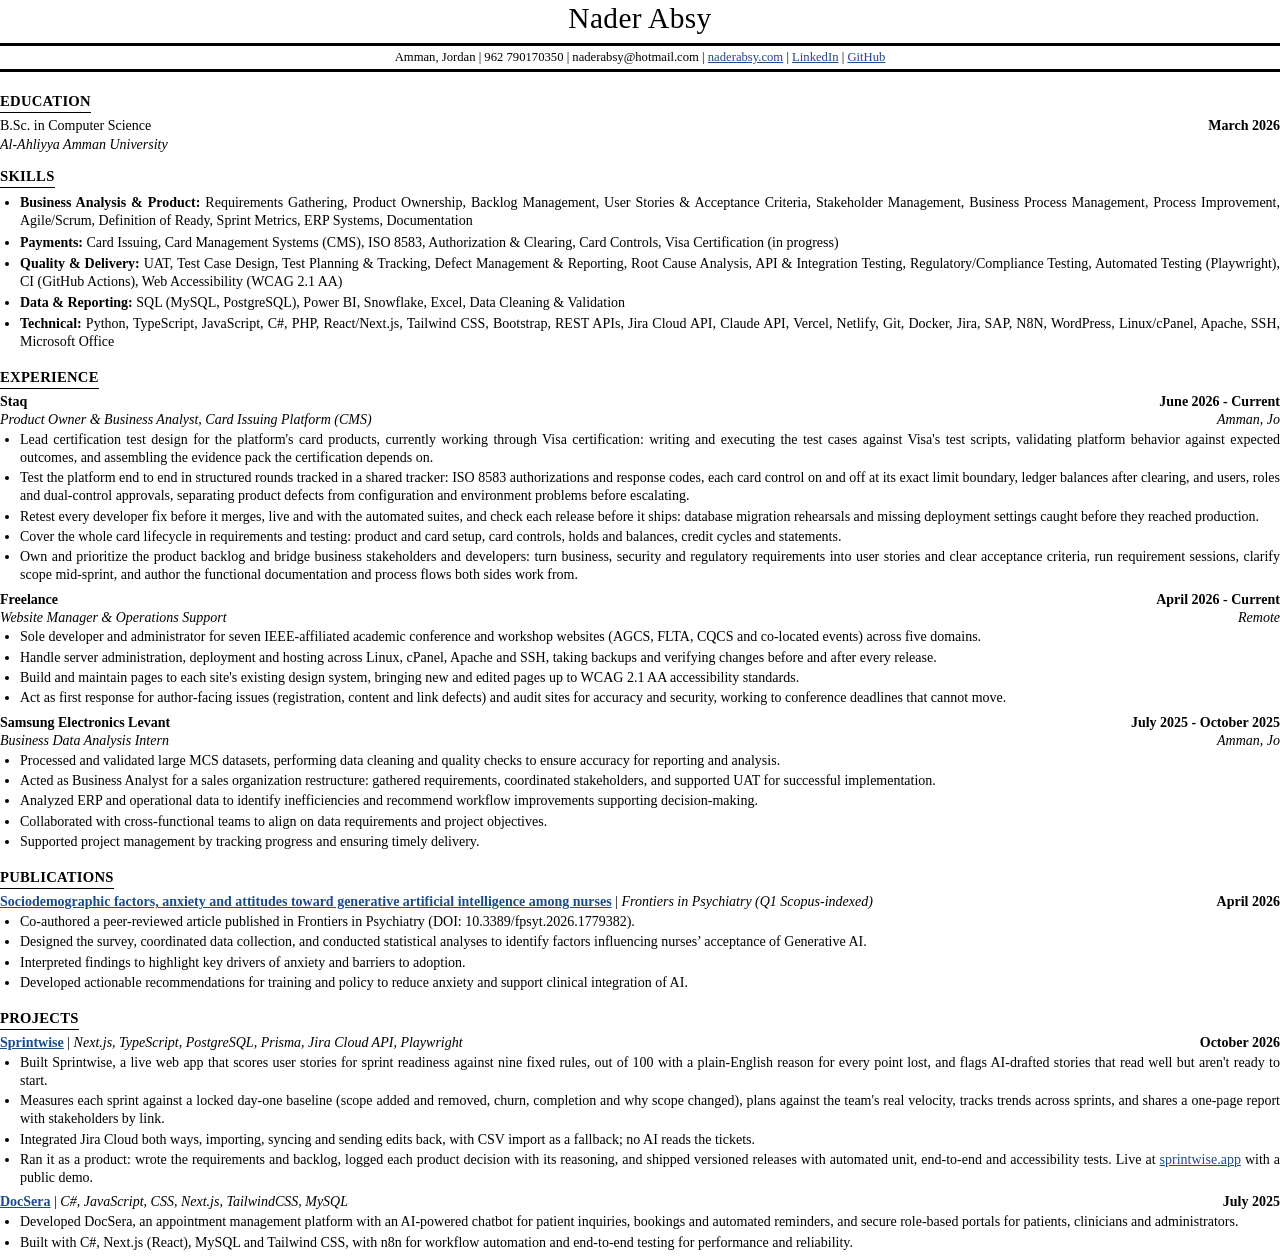
<file: cv/resume.html>
<!DOCTYPE html>
<html lang="en"><head><meta charset="utf-8">
<meta name="viewport" content="width=device-width, initial-scale=1">
<title>Nader Absy — Resume | Product Owner &amp; Business Analyst</title>
<link rel="icon" href="/favicon.ico" sizes="48x48">
<link rel="icon" href="/favicon.svg" type="image/svg+xml">
<link rel="apple-touch-icon" href="/assets/apple-touch-icon.png">
<meta name="description" content="Resume of Nader Absy — Product Owner and Business Analyst in Amman, Jordan. Experience at STAQ and Samsung Electronics, freelance web development for IEEE-affiliated academic conferences, and published research on generative AI in nursing.">
<link rel="canonical" href="https://naderabsy.com/cv/resume.html">
<meta name="author" content="Nader Absy">
<style>
  @page { size: letter; margin: 0.5in 0.55in; }
  * { box-sizing: border-box; }
  body { font-family: "Times New Roman", Times, serif; font-size: 10.5pt; line-height: 1.28; color: #000; margin: 0; }
  h1 { font-size: 22pt; font-weight: normal; text-align: center; margin: 0 0 4pt; letter-spacing: .3pt; }
  .contact { text-align: center; font-size: 9.5pt; border-top: 2.5pt solid #000; border-bottom: 2.5pt solid #000; padding: 2.5pt 0; margin-bottom: 7pt; }
  .contact a, li a { color: #1a4b8c; }
  h2 { font-size: 11pt; font-weight: bold; text-transform: uppercase; margin: 8pt 0 3pt; padding-bottom: 1pt; border-bottom: 1pt solid #000; display: inline-block; letter-spacing: .2pt; }
  .sec { margin-bottom: 2pt; }
  .row { display: flex; justify-content: space-between; align-items: baseline; }
  .org { font-weight: bold; font-size: 10.5pt; }
  .date { font-weight: bold; font-size: 10.5pt; white-space: nowrap; }
  .role { font-style: italic; font-size: 10.5pt; }
  .loc { font-style: italic; font-size: 10.5pt; white-space: nowrap; }
  ul { margin: 1.5pt 0 5pt; padding-left: 15pt; }
  li { margin-bottom: 1.8pt; text-align: justify; }
  .skills li { margin-bottom: 2.5pt; }
  .edu-row { margin-bottom: 1pt; }
  .proj-title { color: #1a4b8c; font-weight: bold; }
  .proj-head { margin-bottom: 0; overflow: hidden; }
  .proj-head .date { float: right; margin-left: 10pt; }
  em.stack { font-style: italic; }

  /* keep each entry whole across the page break */
  .proj { break-inside: avoid; page-break-inside: avoid; }
  .job .row { break-after: avoid; page-break-after: avoid; }
  h2 { break-after: avoid; page-break-after: avoid; }
  li { break-inside: avoid; page-break-inside: avoid; }
  p, li { orphans: 2; widows: 2; }
</style></head><body>

<h1>Nader Absy</h1>
<div class="contact">Amman, Jordan | 962 790170350 | naderabsy@hotmail.com | <a href="https://naderabsy.com">naderabsy.com</a> | <a href="https://www.linkedin.com/in/nader-absy-592888279/">LinkedIn</a> | <a href="https://github.com/NaderAbsy">GitHub</a></div>

<h2>Education</h2>
<div class="sec">
  <div class="row edu-row"><span>B.Sc. in Computer Science</span><span class="date">March 2026</span></div>
  <div><em>Al-Ahliyya Amman University</em></div>
</div>

<h2>Skills</h2>
<ul class="skills">
  <li><strong>Business Analysis &amp; Product:</strong> Requirements Gathering, Product Ownership, Backlog Management, User Stories &amp; Acceptance Criteria, Stakeholder Management, Business Process Management, Process Improvement, Agile/Scrum, Definition of Ready, Sprint Metrics, ERP Systems, Documentation</li>
  <li><strong>Payments:</strong> Card Issuing, Card Management Systems (CMS), ISO 8583, Authorization &amp; Clearing, Card Controls, Visa Certification (in progress)</li>
  <li><strong>Quality &amp; Delivery:</strong> UAT, Test Case Design, Test Planning &amp; Tracking, Defect Management &amp; Reporting, Root Cause Analysis, API &amp; Integration Testing, Regulatory/Compliance Testing, Automated Testing (Playwright), CI (GitHub Actions), Web Accessibility (WCAG 2.1 AA)</li>
  <li><strong>Data &amp; Reporting:</strong> SQL (MySQL, PostgreSQL), Power BI, Snowflake, Excel, Data Cleaning &amp; Validation</li>
  <li><strong>Technical:</strong> Python, TypeScript, JavaScript, C#, PHP, React/Next.js, Tailwind CSS, Bootstrap, REST APIs, Jira Cloud API, Claude API, Vercel, Netlify, Git, Docker, Jira, SAP, N8N, WordPress, Linux/cPanel, Apache, SSH, Microsoft Office</li>
</ul>

<h2>Experience</h2>
<div class="sec">
  <div class="job">
  <div class="row"><span class="org">Staq</span><span class="date">June 2026 - Current</span></div>
  <div class="row"><span class="role">Product Owner &amp; Business Analyst, Card Issuing Platform (CMS)</span><span class="loc">Amman, Jo</span></div>
  <ul>
    <li>Lead certification test design for the platform's card products, currently working through Visa certification: writing and executing the test cases against Visa's test scripts, validating platform behavior against expected outcomes, and assembling the evidence pack the certification depends on.</li>
    <li>Test the platform end to end in structured rounds tracked in a shared tracker: ISO 8583 authorizations and response codes, each card control on and off at its exact limit boundary, ledger balances after clearing, and users, roles and dual-control approvals, separating product defects from configuration and environment problems before escalating.</li>
    <li>Retest every developer fix before it merges, live and with the automated suites, and check each release before it ships: database migration rehearsals and missing deployment settings caught before they reached production.</li>
    <li>Cover the whole card lifecycle in requirements and testing: product and card setup, card controls, holds and balances, credit cycles and statements.</li>
    <li>Own and prioritize the product backlog and bridge business stakeholders and developers: turn business, security and regulatory requirements into user stories and clear acceptance criteria, run requirement sessions, clarify scope mid-sprint, and author the functional documentation and process flows both sides work from.</li>
  </ul>
  </div>

  <div class="job">
  <div class="row"><span class="org">Freelance</span><span class="date">April 2026 - Current</span></div>
  <div class="row"><span class="role">Website Manager &amp; Operations Support</span><span class="loc">Remote</span></div>
  <ul>
    <li>Sole developer and administrator for seven IEEE-affiliated academic conference and workshop websites (AGCS, FLTA, CQCS and co-located events) across five domains.</li>
    <li>Handle server administration, deployment and hosting across Linux, cPanel, Apache and SSH, taking backups and verifying changes before and after every release.</li>
    <li>Build and maintain pages to each site's existing design system, bringing new and edited pages up to WCAG 2.1 AA accessibility standards.</li>
    <li>Act as first response for author-facing issues (registration, content and link defects) and audit sites for accuracy and security, working to conference deadlines that cannot move.</li>
  </ul>
  </div>

  <div class="job">
  <div class="row"><span class="org">Samsung Electronics Levant</span><span class="date">July 2025 - October 2025</span></div>
  <div class="row"><span class="role">Business Data Analysis Intern</span><span class="loc">Amman, Jo</span></div>
  <ul>
    <li>Processed and validated large MCS datasets, performing data cleaning and quality checks to ensure accuracy for reporting and analysis.</li>
    <li>Acted as Business Analyst for a sales organization restructure: gathered requirements, coordinated stakeholders, and supported UAT for successful implementation.</li>
    <li>Analyzed ERP and operational data to identify inefficiencies and recommend workflow improvements supporting decision-making.</li>
    <li>Collaborated with cross-functional teams to align on data requirements and project objectives.</li>
    <li>Supported project management by tracking progress and ensuring timely delivery.</li>
  </ul>
  </div>
</div>

<h2>Publications</h2>
<div class="sec">
  <div class="proj">
  <div class="proj-head"><span class="date">April 2026</span><a class="proj-title" href="https://doi.org/10.3389/fpsyt.2026.1779382">Sociodemographic factors, anxiety and attitudes toward generative artificial intelligence among nurses</a> | <em>Frontiers in Psychiatry (Q1 Scopus-indexed)</em></div>
  <ul>
    <li>Co-authored a peer-reviewed article published in Frontiers in Psychiatry (DOI: 10.3389/fpsyt.2026.1779382).</li>
    <li>Designed the survey, coordinated data collection, and conducted statistical analyses to identify factors influencing nurses&rsquo; acceptance of Generative AI.</li>
    <li>Interpreted findings to highlight key drivers of anxiety and barriers to adoption.</li>
    <li>Developed actionable recommendations for training and policy to reduce anxiety and support clinical integration of AI.</li>
  </ul>
  </div>
</div>

<h2>Projects</h2>
<div class="sec">
  <div class="proj">
  <div class="proj-head"><span class="date">October 2026</span><a class="proj-title" href="https://sprintwise.app">Sprintwise</a> | <em class="stack">Next.js, TypeScript, PostgreSQL, Prisma, Jira Cloud API, Playwright</em></div>
  <ul>
    <li>Built Sprintwise, a live web app that scores user stories for sprint readiness against nine fixed rules, out of 100 with a plain-English reason for every point lost, and flags AI-drafted stories that read well but aren't ready to start.</li>
    <li>Measures each sprint against a locked day-one baseline (scope added and removed, churn, completion and why scope changed), plans against the team's real velocity, tracks trends across sprints, and shares a one-page report with stakeholders by link.</li>
    <li>Integrated Jira Cloud both ways, importing, syncing and sending edits back, with CSV import as a fallback; no AI reads the tickets.</li>
    <li>Ran it as a product: wrote the requirements and backlog, logged each product decision with its reasoning, and shipped versioned releases with automated unit, end-to-end and accessibility tests. Live at <a href="https://sprintwise.app">sprintwise.app</a> with a public demo.</li>
  </ul>
  </div>

  <div class="proj">
  <div class="proj-head"><span class="date">July 2025</span><a class="proj-title" href="https://github.com/NaderAbsy/DocSera">DocSera</a> | <em class="stack">C#, JavaScript, CSS, Next.js, TailwindCSS, MySQL</em></div>
  <ul>
    <li>Developed DocSera, an appointment management platform with an AI-powered chatbot for patient inquiries, bookings and automated reminders, and secure role-based portals for patients, clinicians and administrators.</li>
    <li>Built with C#, Next.js (React), MySQL and Tailwind CSS, with n8n for workflow automation and end-to-end testing for performance and reliability.</li>
  </ul>
  </div>
</div>

</body></html>
</file>
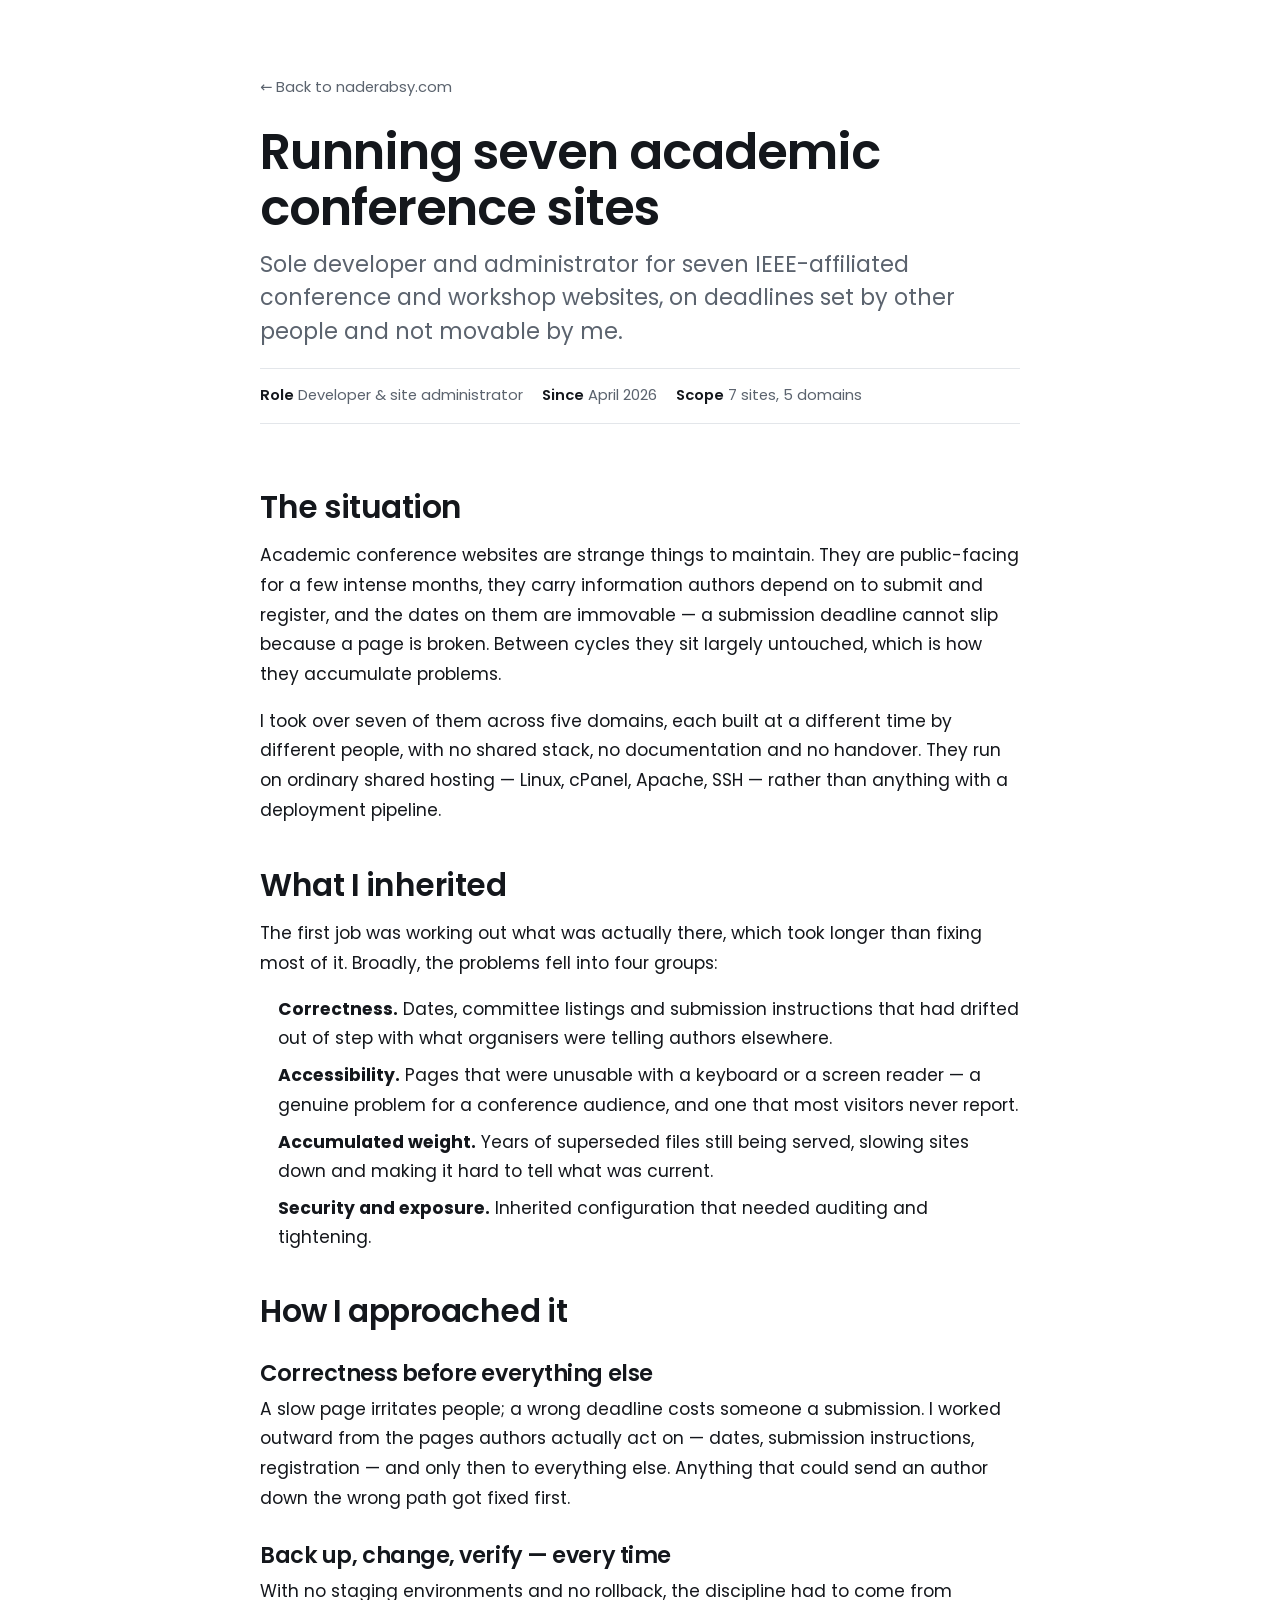
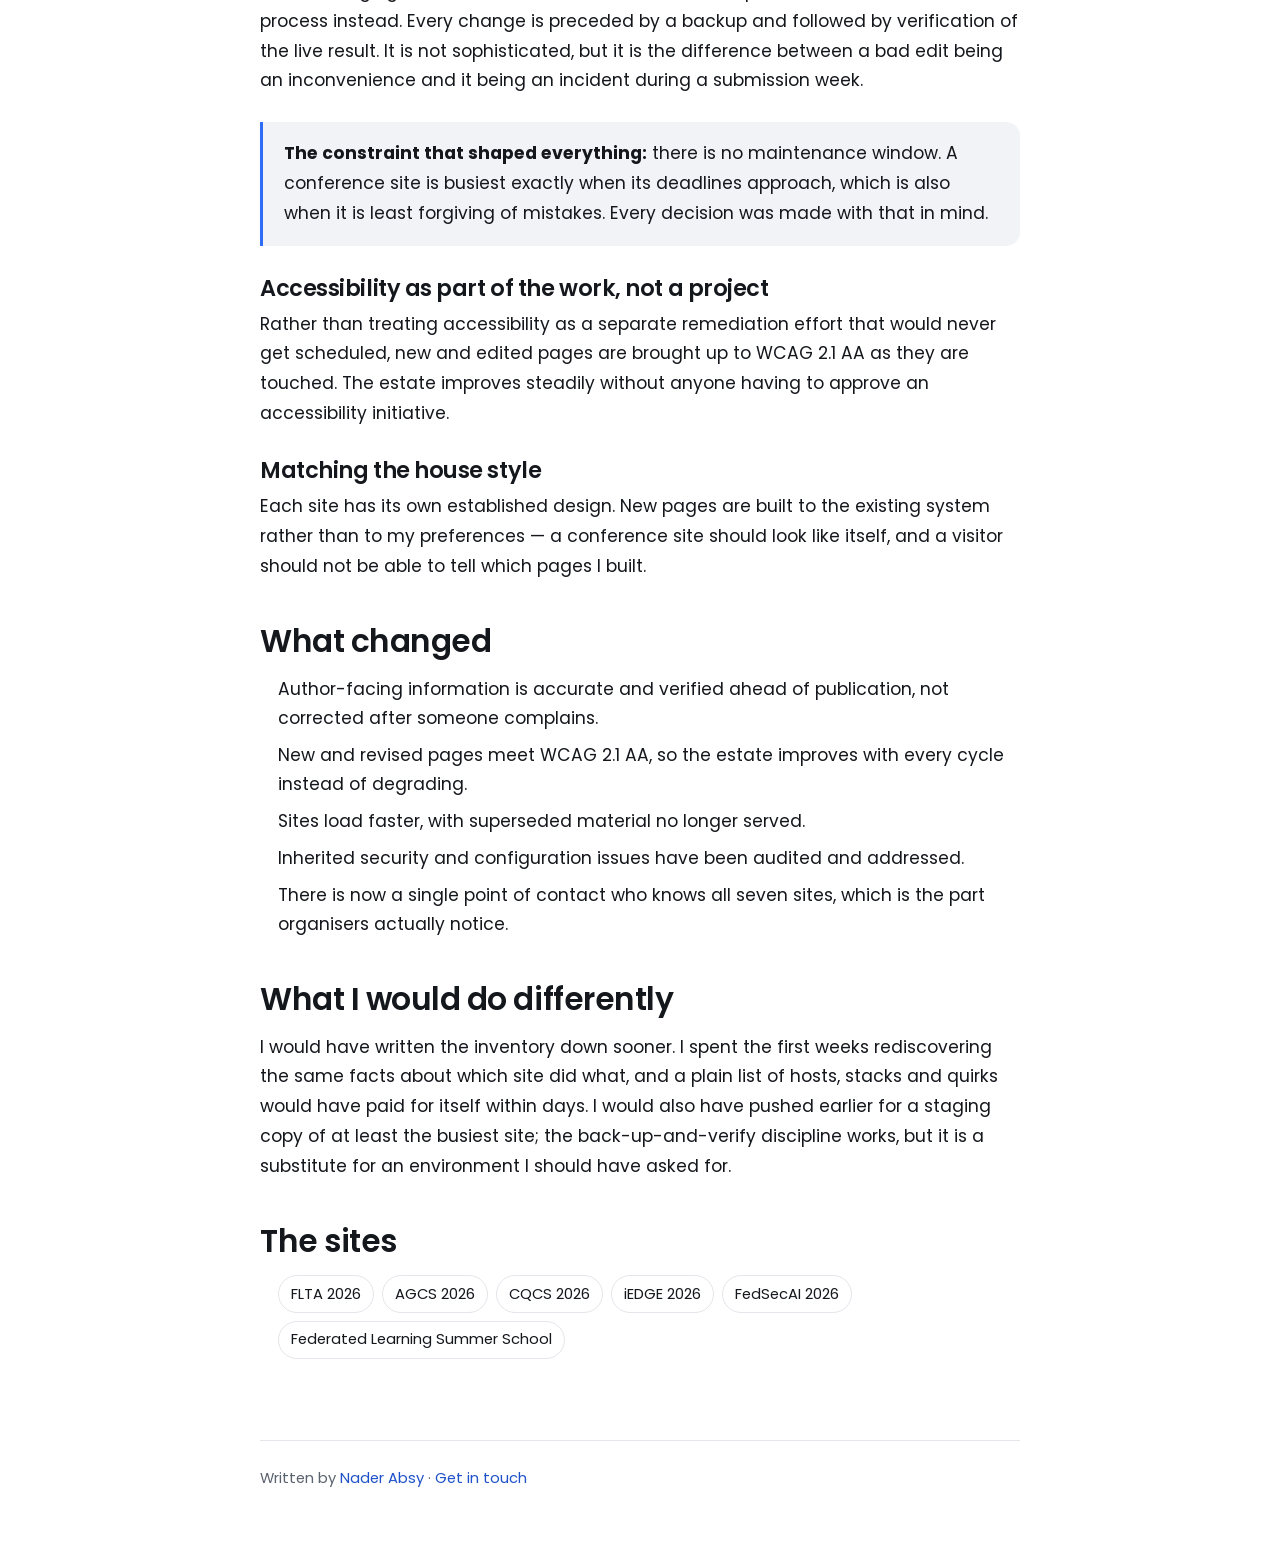
<file: work/conference-platforms.html>
<!DOCTYPE html>
<html lang="en">
<head>
<meta charset="utf-8">
<meta name="viewport" content="width=device-width, initial-scale=1">
<title>Running seven academic conference sites — Case study | Nader Absy</title>
<link rel="icon" href="/favicon.ico" sizes="48x48">
<link rel="icon" href="/favicon.svg" type="image/svg+xml">
<link rel="apple-touch-icon" href="/assets/apple-touch-icon.png">
<meta name="description" content="How I took over seven IEEE-affiliated conference and workshop websites as sole developer and administrator: what I inherited, what I changed, and what held up against deadlines that could not move.">
<link rel="canonical" href="https://naderabsy.com/work/conference-platforms.html">
<meta name="author" content="Nader Absy">
<meta property="og:title" content="Running seven academic conference sites — Case study">
<meta property="og:description" content="Taking over seven IEEE-affiliated conference websites as sole developer and administrator.">
<meta property="og:type" content="article">
<meta property="og:url" content="https://naderabsy.com/work/conference-platforms.html">
<link rel="preconnect" href="https://fonts.googleapis.com">
<link rel="preconnect" href="https://fonts.gstatic.com" crossorigin>
<link href="https://fonts.googleapis.com/css2?family=Poppins:wght@300;400;500;600;700&display=swap" rel="stylesheet">
<link rel="stylesheet" href="../style.css">
<style>
  .cs-wrap { width: min(100% - 2.5rem, 760px); margin: 0 auto; }
  .cs-head { padding: clamp(2.5rem, 6vw, 4.5rem) 0 1.5rem; }
  .cs-back { display: inline-flex; align-items: center; gap: .4rem; font-size: var(--step--1);
             color: var(--text-muted); text-decoration: none; margin-bottom: 1.5rem; }
  .cs-back:hover { color: var(--accent-text); }
  .cs-head h1 { font-size: var(--step-3); line-height: 1.12; letter-spacing: -.02em; margin: 0 0 .8rem; }
  .cs-sub { color: var(--text-muted); font-size: var(--step-1); line-height: 1.5; margin: 0 0 1.2rem; }
  .cs-meta { display: flex; flex-wrap: wrap; gap: .5rem 1.2rem; font-size: var(--step--1);
             color: var(--text-muted); border-top: 1px solid var(--border);
             border-bottom: 1px solid var(--border); padding: .9rem 0; }
  .cs-meta b { color: var(--text); font-weight: 600; }
  .cs-body { padding-bottom: 4rem; }
  .cs-body h2 { font-size: var(--step-2); letter-spacing: -.015em; margin: 2.6rem 0 .9rem; }
  .cs-body h3 { font-size: var(--step-1); margin: 1.8rem 0 .5rem; }
  .cs-body p { margin: 0 0 1.05rem; line-height: 1.72; }
  .cs-body ul { margin: 0 0 1.05rem; padding-left: 1.15rem; }
  .cs-body li { margin-bottom: .5rem; line-height: 1.68; }
  .cs-callout { background: var(--surface-2); border-left: 3px solid var(--accent);
                border-radius: 0 var(--radius) var(--radius) 0; padding: 1.1rem 1.3rem; margin: 1.6rem 0; }
  .cs-callout p { margin: 0; }
  .cs-sites { display: flex; flex-wrap: wrap; gap: .5rem; margin: 1rem 0 0; padding: 0; list-style: none; }
  .cs-sites li { margin: 0; }
  .cs-sites a, .cs-sites span { display: inline-block; padding: .35rem .75rem; border-radius: 999px;
      border: 1px solid var(--border); background: var(--surface); font-size: var(--step--1);
      text-decoration: none; color: var(--text); }
  .cs-sites a:hover { border-color: var(--accent); color: var(--accent-text); }
  .cs-foot { border-top: 1px solid var(--border); padding: 1.6rem 0 3rem;
             font-size: var(--step--1); color: var(--text-muted); }
  .cs-foot a { color: var(--accent-text); }
</style>
</head>
<body>

<main class="cs-wrap">

  <header class="cs-head">
    <a class="cs-back" href="../">← Back to naderabsy.com</a>
    <h1>Running seven academic conference sites</h1>
    <p class="cs-sub">Sole developer and administrator for seven IEEE-affiliated conference and workshop
       websites, on deadlines set by other people and not movable by me.</p>
    <div class="cs-meta">
      <span><b>Role</b> Developer &amp; site administrator</span>
      <span><b>Since</b> April 2026</span>
      <span><b>Scope</b> 7 sites, 5 domains</span>
    </div>
  </header>

  <article class="cs-body">

    <h2>The situation</h2>
    <p>
      Academic conference websites are strange things to maintain. They are public-facing for a few
      intense months, they carry information authors depend on to submit and register, and the dates
      on them are immovable — a submission deadline cannot slip because a page is broken. Between
      cycles they sit largely untouched, which is how they accumulate problems.
    </p>
    <p>
      I took over seven of them across five domains, each built at a different time by different
      people, with no shared stack, no documentation and no handover. They run on ordinary shared
      hosting — Linux, cPanel, Apache, SSH — rather than anything with a deployment pipeline.
    </p>

    <h2>What I inherited</h2>
    <p>
      The first job was working out what was actually there, which took longer than fixing most of it.
      Broadly, the problems fell into four groups:
    </p>
    <ul>
      <li><strong>Correctness.</strong> Dates, committee listings and submission instructions that had
          drifted out of step with what organisers were telling authors elsewhere.</li>
      <li><strong>Accessibility.</strong> Pages that were unusable with a keyboard or a screen reader —
          a genuine problem for a conference audience, and one that most visitors never report.</li>
      <li><strong>Accumulated weight.</strong> Years of superseded files still being served, slowing
          sites down and making it hard to tell what was current.</li>
      <li><strong>Security and exposure.</strong> Inherited configuration that needed auditing and
          tightening.</li>
    </ul>

    <h2>How I approached it</h2>

    <h3>Correctness before everything else</h3>
    <p>
      A slow page irritates people; a wrong deadline costs someone a submission. I worked outward from
      the pages authors actually act on — dates, submission instructions, registration — and only then
      to everything else. Anything that could send an author down the wrong path got fixed first.
    </p>

    <h3>Back up, change, verify — every time</h3>
    <p>
      With no staging environments and no rollback, the discipline had to come from process instead.
      Every change is preceded by a backup and followed by verification of the live result. It is not
      sophisticated, but it is the difference between a bad edit being an inconvenience and it being
      an incident during a submission week.
    </p>

    <div class="cs-callout">
      <p><strong>The constraint that shaped everything:</strong> there is no maintenance window. A
      conference site is busiest exactly when its deadlines approach, which is also when it is least
      forgiving of mistakes. Every decision was made with that in mind.</p>
    </div>

    <h3>Accessibility as part of the work, not a project</h3>
    <p>
      Rather than treating accessibility as a separate remediation effort that would never get
      scheduled, new and edited pages are brought up to WCAG 2.1 AA as they are touched. The estate
      improves steadily without anyone having to approve an accessibility initiative.
    </p>

    <h3>Matching the house style</h3>
    <p>
      Each site has its own established design. New pages are built to the existing system rather
      than to my preferences — a conference site should look like itself, and a visitor should not be
      able to tell which pages I built.
    </p>

    <h2>What changed</h2>
    <ul>
      <li>Author-facing information is accurate and verified ahead of publication, not corrected after
          someone complains.</li>
      <li>New and revised pages meet WCAG 2.1 AA, so the estate improves with every cycle instead of
          degrading.</li>
      <li>Sites load faster, with superseded material no longer served.</li>
      <li>Inherited security and configuration issues have been audited and addressed.</li>
      <li>There is now a single point of contact who knows all seven sites, which is the part
          organisers actually notice.</li>
    </ul>

    <h2>What I would do differently</h2>
    <p>
      I would have written the inventory down sooner. I spent the first weeks rediscovering the same
      facts about which site did what, and a plain list of hosts, stacks and quirks would have paid
      for itself within days. I would also have pushed earlier for a staging copy of at least the
      busiest site; the back-up-and-verify discipline works, but it is a substitute for an environment
      I should have asked for.
    </p>

    <h2>The sites</h2>
    <ul class="cs-sites">
      <li><a href="https://flta-conference.org" rel="noopener" target="_blank">FLTA 2026</a></li>
      <li><a href="https://agcs-conference.tech" rel="noopener" target="_blank">AGCS 2026</a></li>
      <li><a href="https://cqcs-conference.net" rel="noopener" target="_blank">CQCS 2026</a></li>
      <li><span>iEDGE 2026</span></li>
      <li><span>FedSecAI 2026</span></li>
      <li><a href="https://school.flta-conference.org" rel="noopener" target="_blank">Federated Learning Summer School</a></li>
    </ul>

  </article>

  <footer class="cs-foot">
    <p>Written by <a href="../">Nader Absy</a> · <a href="../#contact">Get in touch</a></p>
  </footer>

</main>

</body>
</html>
</file>
<file: style.css>
/* ============================================================
   Nader Absy — portfolio
   ============================================================ */

:root {
  --bg:            #ffffff;
  --bg-alt:        #f6f7f9;
  --surface:       #ffffff;
  --surface-2:     #f1f3f6;
  --text:          #14171c;
  --text-muted:    #5b636e;
  --border:        #e3e6ea;
  --accent:        #2f6df6;
  --accent-soft:   rgba(47, 109, 246, 0.10);
  --accent-text:   #1f52c9;
  --shadow-sm:     0 1px 2px rgba(16, 20, 28, .06), 0 2px 8px rgba(16, 20, 28, .04);
  --shadow-md:     0 4px 12px rgba(16, 20, 28, .08), 0 12px 32px rgba(16, 20, 28, .06);

  --wrap:          1180px;
  --radius:        14px;
  --radius-lg:     20px;

  --step--1: clamp(.82rem, .78rem + .18vw, .92rem);
  --step-0:  clamp(1rem, .96rem + .2vw, 1.08rem);
  --step-1:  clamp(1.18rem, 1.1rem + .4vw, 1.4rem);
  --step-2:  clamp(1.5rem, 1.32rem + .8vw, 2rem);
  --step-3:  clamp(2rem, 1.6rem + 1.9vw, 3.1rem);
  --step-4:  clamp(2.6rem, 1.9rem + 3.2vw, 4.4rem);
}

[data-theme="dark"] {
  --bg:            #0f1115;
  --bg-alt:        #14171d;
  --surface:       #171a21;
  --surface-2:     #1d212a;
  --text:          #e8eaee;
  --text-muted:    #9aa3b0;
  --border:        #262b35;
  --accent:        #6c9bff;
  --accent-soft:   rgba(108, 155, 255, 0.12);
  --accent-text:   #9dbaff;
  --shadow-sm:     0 1px 2px rgba(0, 0, 0, .4);
  --shadow-md:     0 4px 14px rgba(0, 0, 0, .45), 0 14px 40px rgba(0, 0, 0, .35);
}

*, *::before, *::after { box-sizing: border-box; }

html {
  scroll-behavior: smooth;
  scroll-padding-top: 5.5rem;
  -webkit-text-size-adjust: 100%;
}

body {
  margin: 0;
  font-family: "Poppins", system-ui, -apple-system, "Segoe UI", sans-serif;
  font-size: var(--step-0);
  line-height: 1.7;
  color: var(--text);
  background: var(--bg);
  -webkit-font-smoothing: antialiased;
  transition: background-color .25s ease, color .25s ease;
}

h1, h2, h3 { line-height: 1.2; margin: 0; font-weight: 600; letter-spacing: -0.02em; }
p { margin: 0 0 1rem; }
img { max-width: 100%; height: auto; display: block; }
ul, ol { margin: 0; padding: 0; list-style: none; }

a { color: var(--accent-text); text-decoration: none; }
a:hover { text-decoration: underline; text-underline-offset: .25em; }

:focus-visible {
  outline: 2px solid var(--accent);
  outline-offset: 3px;
  border-radius: 4px;
}

.wrap { width: min(100% - 2.5rem, var(--wrap)); margin-inline: auto; }

.skip-link {
  position: absolute; left: -9999px; top: 0; z-index: 999;
  background: var(--accent); color: #fff; padding: .7rem 1.1rem;
  border-radius: 0 0 var(--radius) 0; font-weight: 500;
}
.skip-link:focus { left: 0; }

.eyebrow {
  font-size: var(--step--1); color: var(--text-muted);
  text-transform: uppercase; letter-spacing: .14em; font-weight: 500; margin-bottom: .4rem;
}
.accent { color: var(--accent-text); }

/* ---------- header ---------- */

.site-header {
  position: sticky; top: 0; z-index: 100;
  background: color-mix(in srgb, var(--bg) 88%, transparent);
  backdrop-filter: blur(12px);
  border-bottom: 1px solid transparent;
  transition: border-color .25s ease, box-shadow .25s ease;
}
.site-header.scrolled { border-bottom-color: var(--border); box-shadow: var(--shadow-sm); }

.header-inner { display: flex; align-items: center; gap: 1.5rem; min-height: 4.6rem; }

.logo {
  font-size: var(--step-1); font-weight: 600; color: var(--text);
  letter-spacing: -.02em; margin-right: auto;
}
.logo:hover { text-decoration: none; color: var(--accent-text); }

.primary-nav ul { display: flex; gap: 2rem; }
.primary-nav a {
  color: var(--text-muted); font-size: var(--step--1); font-weight: 500;
  letter-spacing: .02em; padding: .35rem 0; position: relative;
}
.primary-nav a::after {
  content: ""; position: absolute; left: 0; right: 0; bottom: -2px; height: 2px;
  background: var(--accent); transform: scaleX(0); transform-origin: left;
  transition: transform .22s ease;
}
.primary-nav a:hover { color: var(--text); text-decoration: none; }
.primary-nav a:hover::after,
.primary-nav a[aria-current="true"]::after { transform: scaleX(1); }
.primary-nav a[aria-current="true"] { color: var(--text); }

.header-actions { display: flex; align-items: center; gap: .6rem; }

.icon-btn {
  display: grid; place-items: center; width: 2.4rem; height: 2.4rem;
  background: var(--surface-2); border: 1px solid var(--border);
  border-radius: 50%; cursor: pointer; color: var(--text);
  transition: background-color .2s ease, transform .2s ease;
}
.icon-btn:hover { background: var(--accent-soft); transform: translateY(-1px); }
.icon-btn svg { width: 1.05rem; height: 1.05rem; fill: none; stroke: currentColor; stroke-width: 1.8; stroke-linecap: round; }
.ico-moon { display: none; }
[data-theme="dark"] .ico-sun  { display: none; }
[data-theme="dark"] .ico-moon { display: block; fill: currentColor; stroke: none; }

.nav-toggle {
  display: none; flex-direction: column; justify-content: space-between;
  width: 1.6rem; height: 1.05rem; background: none; border: 0; cursor: pointer; padding: 0;
}
.nav-toggle span {
  display: block; height: 2px; width: 100%; background: var(--text); border-radius: 2px;
  transition: transform .28s ease, opacity .2s ease;
}
.nav-toggle[aria-expanded="true"] span:nth-child(1) { transform: translateY(.52rem) rotate(45deg); }
.nav-toggle[aria-expanded="true"] span:nth-child(2) { opacity: 0; }
.nav-toggle[aria-expanded="true"] span:nth-child(3) { transform: translateY(-.52rem) rotate(-45deg); }

.mobile-nav { border-top: 1px solid var(--border); background: var(--bg); }
.mobile-nav ul { display: flex; flex-direction: column; padding: .5rem 0 1rem; }
.mobile-nav a {
  display: block; padding: .85rem 1.25rem; color: var(--text);
  font-weight: 500; width: min(100% - 2.5rem, var(--wrap)); margin-inline: auto;
}
.mobile-nav a:hover { background: var(--surface-2); text-decoration: none; border-radius: 8px; }

/* ---------- hero ---------- */

/* The name is the hero: it fills most of the first screen on its own. */
.hero {
  min-height: calc(100svh - 4.6rem); display: flex; align-items: center;
  padding: clamp(3rem, 7vw, 6rem) 0;
}
.hero h1 {
  font-size: clamp(3.6rem, 1.2rem + 10.5vw, 10rem); font-weight: 700;
  line-height: .95; letter-spacing: -.045em; margin: .2rem 0 1.4rem;
}
.hero-role { font-size: var(--step-2); font-weight: 500; color: var(--text); margin-bottom: 1rem; }
.hero-blurb { color: var(--text-muted); max-width: 62ch; margin-bottom: 1.9rem; }

.btn-row { display: flex; flex-wrap: wrap; gap: .8rem; }

.btn {
  display: inline-flex; align-items: center; justify-content: center; gap: .5rem;
  padding: .8rem 1.6rem; border-radius: 999px; font-size: var(--step--1);
  font-weight: 500; cursor: pointer; border: 1.5px solid transparent;
  transition: transform .18s ease, background-color .2s ease, border-color .2s ease, box-shadow .2s ease;
}
.btn:hover { text-decoration: none; transform: translateY(-2px); }
.btn-primary { background: var(--text); color: var(--bg); }
.btn-primary:hover { box-shadow: var(--shadow-md); }
.btn-ghost { border-color: var(--border); color: var(--text); background: transparent; }
.btn-ghost:hover { border-color: var(--accent); color: var(--accent-text); background: var(--accent-soft); }
.btn-small { padding: .55rem 1.15rem; border: 1.5px solid var(--border); color: var(--text); }
.btn-small:hover { border-color: var(--accent); color: var(--accent-text); background: var(--accent-soft); }

.socials { display: flex; gap: .7rem; margin-top: 1.9rem; }
.socials a {
  display: grid; place-items: center; width: 2.6rem; height: 2.6rem;
  border: 1px solid var(--border); border-radius: 50%; color: var(--text);
  transition: transform .2s ease, border-color .2s ease, background-color .2s ease;
}
.socials a:hover { transform: translateY(-3px); border-color: var(--accent); background: var(--accent-soft); color: var(--accent-text); }
.socials svg { width: 1.15rem; height: 1.15rem; fill: currentColor; }

/* ---------- sections ---------- */

.section { padding: clamp(3.5rem, 8vw, 6.5rem) 0; }
.section-alt { background: var(--bg-alt); }
.section-title { font-size: var(--step-3); margin-bottom: clamp(2rem, 4vw, 3.2rem); }

/* ---------- about ---------- */

.about-grid {
  display: grid; grid-template-columns: minmax(0, 340px) minmax(0, 1fr);
  gap: clamp(2rem, 5vw, 4rem); align-items: start;
}
.about-photo img {
  width: 100%; aspect-ratio: 1; object-fit: cover;
  border-radius: var(--radius-lg); box-shadow: var(--shadow-md);
}
.about-body p { color: var(--text-muted); }
.about-body strong { color: var(--text); font-weight: 600; }

.fact-cards { display: grid; grid-template-columns: repeat(auto-fit, minmax(190px, 1fr)); gap: 1rem; margin-bottom: 2rem; }
.fact-card {
  background: var(--surface); border: 1px solid var(--border);
  border-radius: var(--radius); padding: 1.2rem 1.3rem; box-shadow: var(--shadow-sm);
}
.fact-card h3 { font-size: var(--step--1); text-transform: uppercase; letter-spacing: .1em; color: var(--text-muted); margin-bottom: .5rem; font-weight: 500; }
.fact-card p { margin: 0; font-size: var(--step--1); color: var(--text); line-height: 1.55; }

/* ---------- timeline ---------- */

.timeline { position: relative; padding-left: 2.2rem; }
.timeline::before {
  content: ""; position: absolute; left: .42rem; top: .6rem; bottom: .6rem;
  width: 2px; background: var(--border);
}
.timeline-item { position: relative; padding-bottom: 2.8rem; }
.timeline-item:last-child { padding-bottom: 0; }
.timeline-item::before {
  content: ""; position: absolute; left: -2.2rem; top: .55rem;
  width: .95rem; height: .95rem; border-radius: 50%;
  background: var(--bg-alt); border: 2.5px solid var(--accent);
}
.timeline-head { margin-bottom: .9rem; }
.timeline-head h3 { font-size: var(--step-1); margin-bottom: .25rem; }
.org { color: var(--text); font-weight: 500; margin: 0 0 .1rem; font-size: var(--step--1); }
.sep { color: var(--text-muted); margin: 0 .3rem; }
.period { color: var(--text-muted); font-size: var(--step--1); margin: 0; }
.bullets li {
  position: relative; padding-left: 1.25rem; margin-bottom: .55rem;
  color: var(--text-muted); font-size: var(--step--1); line-height: 1.65;
}
.bullets li::before {
  content: ""; position: absolute; left: 0; top: .62em;
  width: .35rem; height: .35rem; border-radius: 50%; background: var(--accent);
}

/* ---------- skills ---------- */

.skills-grid { display: grid; grid-template-columns: repeat(auto-fit, minmax(280px, 1fr)); gap: 1.25rem; }
.skill-card {
  background: var(--surface); border: 1px solid var(--border);
  border-radius: var(--radius-lg); padding: 1.6rem; box-shadow: var(--shadow-sm);
  transition: transform .22s ease, box-shadow .22s ease;
}
.skill-card:hover { transform: translateY(-3px); box-shadow: var(--shadow-md); }
.skill-card h3 { font-size: var(--step-1); margin-bottom: 1.1rem; }
.tags { display: flex; flex-wrap: wrap; gap: .5rem; }
.tags li {
  font-size: var(--step--1); padding: .35rem .85rem; border-radius: 999px;
  background: var(--surface-2); border: 1px solid var(--border); color: var(--text-muted);
}

/* ---------- projects ---------- */

.feature-card {
  background: var(--surface); border: 1px solid var(--border);
  border-left: 4px solid var(--accent);
  border-radius: var(--radius-lg); padding: clamp(1.5rem, 3vw, 2.4rem);
  box-shadow: var(--shadow-sm); margin-bottom: 1.75rem;
}
.feature-tag {
  display: inline-block; font-size: var(--step--1); font-weight: 500;
  color: var(--accent-text); background: var(--accent-soft);
  padding: .25rem .8rem; border-radius: 999px; margin-bottom: .9rem;
}
.feature-card h3 { font-size: var(--step-1); margin-bottom: .6rem; }
.feature-meta { font-size: var(--step--1); color: var(--text-muted); margin-bottom: 1rem; }
.feature-body > p:last-child { color: var(--text-muted); margin-bottom: 0; }

.project-grid { display: grid; grid-template-columns: repeat(auto-fit, minmax(300px, 1fr)); gap: 1.5rem; }
.project-card {
  background: var(--surface); border: 1px solid var(--border);
  border-radius: var(--radius-lg); overflow: hidden; box-shadow: var(--shadow-sm);
  display: flex; flex-direction: column;
  transition: transform .22s ease, box-shadow .22s ease;
}
.project-card:hover { transform: translateY(-4px); box-shadow: var(--shadow-md); }
.project-card img { width: 100%; aspect-ratio: 16 / 9; object-fit: cover; border-bottom: 1px solid var(--border); }
.project-body { padding: 1.4rem; display: flex; flex-direction: column; flex: 1; }
.project-body h3 { font-size: var(--step-1); margin-bottom: .6rem; }
.project-body p { color: var(--text-muted); font-size: var(--step--1); }
.stack { font-size: var(--step--1); color: var(--accent-text); font-weight: 500; }
.project-body .btn-row { margin-top: auto; padding-top: .6rem; }

/* ---------- contact ---------- */

.contact-lead { color: var(--text-muted); max-width: 60ch; margin-bottom: 2.2rem; }
.contact-cards { display: grid; grid-template-columns: repeat(auto-fit, minmax(240px, 1fr)); gap: 1.1rem; }
.contact-card {
  display: grid; gap: .2rem; justify-items: start;
  background: var(--surface); border: 1px solid var(--border);
  border-radius: var(--radius-lg); padding: 1.5rem; color: var(--text);
  box-shadow: var(--shadow-sm);
  transition: transform .22s ease, border-color .22s ease, box-shadow .22s ease;
}
.contact-card:hover { transform: translateY(-3px); border-color: var(--accent); box-shadow: var(--shadow-md); text-decoration: none; }
.contact-card svg { width: 1.5rem; height: 1.5rem; fill: var(--accent); margin-bottom: .6rem; }
.contact-label { font-size: var(--step--1); color: var(--text-muted); text-transform: uppercase; letter-spacing: .1em; }
.contact-value { font-weight: 500; word-break: break-word; }

/* ---------- footer ---------- */

.site-footer { border-top: 1px solid var(--border); padding: 2.5rem 0; background: var(--bg); }
.footer-inner { display: grid; gap: 1.1rem; justify-items: center; text-align: center; }
.footer-name { font-weight: 600; font-size: var(--step-1); margin: 0; }
.site-footer nav ul { display: flex; flex-wrap: wrap; gap: 1.5rem; justify-content: center; }
.site-footer nav a { color: var(--text-muted); font-size: var(--step--1); }
.site-footer nav a:hover { color: var(--text); }
.copyright { color: var(--text-muted); font-size: var(--step--1); margin: 0; }

/* ---------- scroll reveal ---------- */

.reveal { opacity: 0; transform: translateY(18px); transition: opacity .6s ease, transform .6s ease; }
.reveal.visible { opacity: 1; transform: none; }

/* ---------- responsive ---------- */

@media (max-width: 900px) {
  .primary-nav { display: none; }
  .nav-toggle { display: flex; }
  .hero { min-height: 0; }
  .about-grid { grid-template-columns: 1fr; }
  .about-photo { width: min(68vw, 300px); margin-inline: auto; }
}

@media (max-width: 560px) {
  .timeline { padding-left: 1.6rem; }
  .timeline-item::before { left: -1.6rem; width: .8rem; height: .8rem; }
  .btn { width: 100%; }
  .project-body .btn-row .btn { width: auto; }
}

@media (prefers-reduced-motion: reduce) {
  html { scroll-behavior: auto; }
  *, *::before, *::after {
    animation-duration: .01ms !important;
    transition-duration: .01ms !important;
  }
  .reveal { opacity: 1; transform: none; }
}

@media print {
  .site-header, .socials, .btn-row, .site-footer nav { display: none; }
  body { color: #000; background: #fff; }
  .reveal { opacity: 1; transform: none; }
  .hero { min-height: 0; padding-bottom: 1rem; }
}

/* ---------- role portfolio line ---------- */

.portfolio-label {
  font-size: var(--step--1);
  text-transform: uppercase;
  letter-spacing: .1em;
  color: var(--text-muted);
  font-weight: 500;
  margin: 1.3rem 0 .45rem;
}
.portfolio-inline {
  font-size: var(--step--1);
  color: var(--text-muted);
  line-height: 1.9;
  margin: 0;
}
.portfolio-inline a { font-weight: 500; }
</file>
<file: motion.css>
/* ============================================================
   Motion layer. Every rule is gated on [data-motion], which the
   head script sets only when the visitor hasn't asked for reduced
   motion — so without JS, or with reduced motion, the page is the
   plain static site.
   ============================================================ */

/* second and third brand colours: navy and gold (the favicon's pair), brightened enough to read on the page */
:root { --navy: #1e3a8a; --gold: #e6b94c; --gold-text: #a87608; }
[data-theme="dark"] { --navy: #3b5bdb; --gold-text: #e6b94c; }

/* ---------- scroll progress ---------- */

.scroll-progress {
  position: absolute; left: 0; right: 0; bottom: -1px; height: 2px;
  background: linear-gradient(90deg, var(--accent), var(--navy), var(--gold));
  transform: scaleX(0); transform-origin: left; pointer-events: none;
}
html:not([data-motion]) .scroll-progress { display: none; }

/* ---------- hero backdrop ---------- */

[data-motion] .hero { position: relative; overflow: hidden; isolation: isolate; }
.hero-canvas, .hero-aurora { display: none; }
[data-motion] .hero-canvas {
  display: block; position: absolute; inset: 0; width: 100%; height: 100%;
  z-index: -1; pointer-events: none;
}
[data-motion] .hero-aurora {
  display: block; position: absolute; inset: -20% -10%; z-index: -2; pointer-events: none;
  transform: translate3d(0, var(--hero-shift, 0px), 0);
}
.hero-aurora span {
  position: absolute; width: 42vmax; height: 42vmax; border-radius: 50%;
  filter: blur(70px); opacity: .28; will-change: transform;
}
.hero-aurora span:nth-child(1) { background: var(--accent); top: 5%; left: 55%; animation: drift-a 22s ease-in-out infinite alternate; }
.hero-aurora span:nth-child(2) { background: var(--navy); top: 35%; left: 10%; animation: drift-b 28s ease-in-out infinite alternate; }
.hero-aurora span:nth-child(3) { background: var(--gold); top: 55%; left: 60%; opacity: .28; animation: drift-c 25s ease-in-out infinite alternate; }
[data-theme="dark"] .hero-aurora span { opacity: .22; }
[data-theme="dark"] .hero-aurora span:nth-child(3) { opacity: .2; }

@keyframes drift-a { to { transform: translate(-18vmax, 12vmax) scale(1.2); } }
@keyframes drift-b { to { transform: translate(20vmax, -10vmax) scale(.85); } }
@keyframes drift-c { to { transform: translate(-12vmax, -16vmax) scale(1.15); } }

/* ---------- split headings ---------- */

.split .w  { display: inline-block; overflow: hidden; padding-bottom: .12em; margin-bottom: -.12em; vertical-align: top; }
.split .ch { display: inline-block; white-space: pre; }
[data-motion] .split.reveal { opacity: 1; transform: none; filter: none; }
[data-motion] .split .ch {
  transform: translateY(115%) rotate(10deg); opacity: 0;
  transition: transform .8s cubic-bezier(.2, .9, .25, 1.15), opacity .5s ease;
  transition-delay: calc(var(--c) * 28ms);
}
[data-motion] .visible .split .ch,
[data-motion] .split.visible .ch { transform: none; opacity: 1; }

/* hero name gets a slower, bigger entrance and a live gradient */
[data-motion] .hero h1 .ch {
  transition-duration: 1s, .6s;
  transition-delay: calc(150ms + var(--c) * 45ms);
  background: linear-gradient(100deg, var(--text) 30%, var(--accent) 50%, var(--text) 70%);
  background-size: 400% 100%; background-position: 100% 0;
  -webkit-background-clip: text; background-clip: text; color: transparent;
  animation: sheen 6s ease-in-out infinite;
  animation-delay: calc(1.6s + var(--c) * 60ms);
}
@keyframes sheen { 0%, 60% { background-position: 100% 0; } 100% { background-position: 0 0; } }

/* Once the entrance has played, letters respond to the pointer: they lift
   and swell as it passes, like a wave running through the name. */
[data-motion] .hero h1.settled .w { overflow: visible; }
[data-motion] .hero h1.settled .ch {
  transform: translateY(var(--lift, 0px)) scale(var(--grow, 1)) rotate(var(--tilt, 0deg));
  transition: transform .35s cubic-bezier(.2, .9, .3, 1.4); transition-delay: 0s;
  transform-origin: 50% 90%;
}

[data-motion] .hero .accent {
  background: linear-gradient(90deg, var(--accent), var(--navy), var(--gold-text), var(--accent));
  background-size: 300% 100%;
  -webkit-background-clip: text; background-clip: text; color: transparent;
  animation: flow 5s linear infinite;
}
@keyframes flow { to { background-position: 300% 0; } }

/* hero buttons and socials cascade in after the name */
[data-motion] .hero-text .btn-row > *,
[data-motion] .hero-text .socials > li {
  opacity: 0; transform: translateY(14px);
  transition: opacity .6s ease, transform .6s cubic-bezier(.2, .8, .2, 1);
}
[data-motion] .hero-text.visible .btn-row > *,
[data-motion] .hero-text.visible .socials > li { opacity: 1; transform: none; }
[data-motion] .hero-text.visible .btn-row > :nth-child(1) { transition-delay: .9s; }
[data-motion] .hero-text.visible .btn-row > :nth-child(2) { transition-delay: 1s; }
[data-motion] .hero-text.visible .socials > :nth-child(1) { transition-delay: 1.1s; }
[data-motion] .hero-text.visible .socials > :nth-child(2) { transition-delay: 1.17s; }
[data-motion] .hero-text.visible .socials > :nth-child(3) { transition-delay: 1.24s; }

/* ---------- reveal: add a focus-pull ---------- */

[data-motion] .reveal { filter: blur(8px); transition: opacity .8s ease, transform .8s cubic-bezier(.2, .8, .2, 1), filter .8s ease; }
[data-motion] .reveal.visible { filter: none; }

/* eyebrow draws a short rule in front of itself */
[data-motion] .eyebrow.reveal { display: flex; align-items: center; gap: 0; }
[data-motion] .eyebrow.reveal::before {
  content: ""; height: 2px; width: 0; background: var(--accent); border-radius: 2px;
  transition: width .7s cubic-bezier(.2, .8, .2, 1) .15s, margin .7s cubic-bezier(.2, .8, .2, 1) .15s;
}
[data-motion] .eyebrow.reveal.visible::before { width: 1.8rem; margin-right: .7rem; }

/* ---------- staggered children ---------- */

[data-motion] .tags li,
[data-motion] .bullets li {
  opacity: 0; transition: opacity .5s ease, transform .55s cubic-bezier(.2, .9, .3, 1.3), background-color .2s, border-color .2s, color .2s;
  transition-delay: calc(250ms + var(--i, 0) * 45ms);
}
[data-motion] .tags li { transform: translateY(10px) scale(.85); }
[data-motion] .bullets li { transform: translateX(-14px); }
[data-motion] .visible .tags li,
[data-motion] .visible .bullets li { opacity: 1; transform: none; }

[data-motion] .tags li:hover {
  border-color: var(--accent); color: var(--accent-text); background: var(--accent-soft);
  transform: translateY(-2px); transition-delay: 0s;
}

/* ---------- timeline draws as you scroll ---------- */

.timeline-progress { display: none; }
[data-motion] .timeline-progress {
  display: block; position: absolute; left: .42rem; top: .6rem; width: 2px;
  height: calc(100% - 1.2rem); transform-origin: top; transform: scaleY(var(--tl, 0));
  background: linear-gradient(var(--accent), var(--gold));
  box-shadow: 0 0 12px var(--accent);
}
[data-motion] .timeline-item::before { transition: background-color .4s ease, box-shadow .4s ease, transform .4s cubic-bezier(.2, .9, .3, 1.6); }
[data-motion] .timeline-item.lit::before {
  background: var(--accent); transform: scale(1.25);
  box-shadow: 0 0 0 6px var(--accent-soft), 0 0 18px var(--accent);
}
@media (max-width: 560px) { [data-motion] .timeline-progress { left: .3rem; } }

/* ---------- cards: 3D tilt + cursor spotlight ---------- */

[data-motion] .tilt { position: relative; transform-style: preserve-3d; will-change: transform; }
[data-motion] .tilt::after {
  content: ""; position: absolute; inset: 0; border-radius: inherit; pointer-events: none;
  background: radial-gradient(420px circle at var(--mx, 50%) var(--my, 50%), var(--accent-soft), transparent 45%);
  opacity: 0; transition: opacity .3s ease;
}
[data-motion] .tilt.tilting::after { opacity: 1; }
[data-motion] .tilt.tilting { transition: transform .12s ease-out, box-shadow .22s ease, opacity .8s ease, filter .8s ease, border-color .22s ease; }
[data-motion] .tilt:not(.tilting) { transition: transform .6s cubic-bezier(.2, .8, .2, 1), box-shadow .22s ease, opacity .8s ease, filter .8s ease, border-color .22s ease; }
[data-theme="dark"] .tilt::after {
  background: radial-gradient(420px circle at var(--mx, 50%) var(--my, 50%), rgba(108, 155, 255, .16), transparent 45%);
}

/* gradient border that lights up under the cursor */
[data-motion] .tilt::before {
  content: ""; position: absolute; inset: -1px; border-radius: inherit; padding: 1px; pointer-events: none;
  background: radial-gradient(260px circle at var(--mx, 50%) var(--my, 50%), var(--accent), transparent 60%);
  -webkit-mask: linear-gradient(#000 0 0) content-box, linear-gradient(#000 0 0);
  -webkit-mask-composite: xor; mask-composite: exclude;
  opacity: 0; transition: opacity .3s ease; z-index: 1;
}
[data-motion] .tilt.tilting::before { opacity: 1; }

/* project images zoom inside their frame */
[data-motion] .project-card img { transition: transform .8s cubic-bezier(.2, .8, .2, 1); }
[data-motion] .project-card:hover img { transform: scale(1.06); }

/* ---------- buttons ---------- */

[data-motion] .btn { position: relative; overflow: hidden; }
[data-motion] .btn-primary::before {
  content: ""; position: absolute; top: 0; bottom: 0; left: -60%; width: 40%;
  background: linear-gradient(100deg, transparent, rgba(255, 255, 255, .45), transparent);
  transform: skewX(-20deg); transition: left .7s ease;
}
[data-motion] .btn-primary:hover::before { left: 130%; }
[data-motion] .magnetic { transition: transform .35s cubic-bezier(.2, .8, .2, 1), background-color .2s, border-color .2s, box-shadow .2s, color .2s; }

/* ---------- about photo parallax ---------- */

[data-motion] .about-photo { overflow: hidden; border-radius: var(--radius-lg); box-shadow: var(--shadow-md); }
[data-motion] .about-photo img {
  box-shadow: none; border-radius: 0;
  transform: scale(1.14) translate3d(0, var(--par, 0px), 0);
}

/* ---------- cursor follower (fine pointers only) ---------- */

.cursor-ring, .cursor-dot {
  position: fixed; top: 0; left: 0; z-index: 9999; pointer-events: none; border-radius: 50%;
  opacity: 0; transition: opacity .3s ease, width .3s ease, height .3s ease, margin .3s ease, background-color .3s ease, border-color .3s ease;
}
.cursor-ring {
  width: 36px; height: 36px; margin: -18px 0 0 -18px;
  border: 1.5px solid var(--accent);
}
.cursor-dot { width: 6px; height: 6px; margin: -3px 0 0 -3px; background: var(--accent); }
.cursor-on .cursor-ring, .cursor-on .cursor-dot { opacity: 1; }
.cursor-hover .cursor-ring {
  width: 64px; height: 64px; margin: -32px 0 0 -32px;
  background: var(--accent-soft); border-color: transparent;
}
.cursor-down .cursor-ring { width: 26px; height: 26px; margin: -13px 0 0 -13px; }

/* ---------- theme switch: circular wipe ---------- */

::view-transition-old(root),
::view-transition-new(root) { animation: none; mix-blend-mode: normal; }

@media print {
  .scroll-progress, .hero-canvas, .hero-aurora, .cursor-ring, .cursor-dot { display: none !important; }
}
</file>
